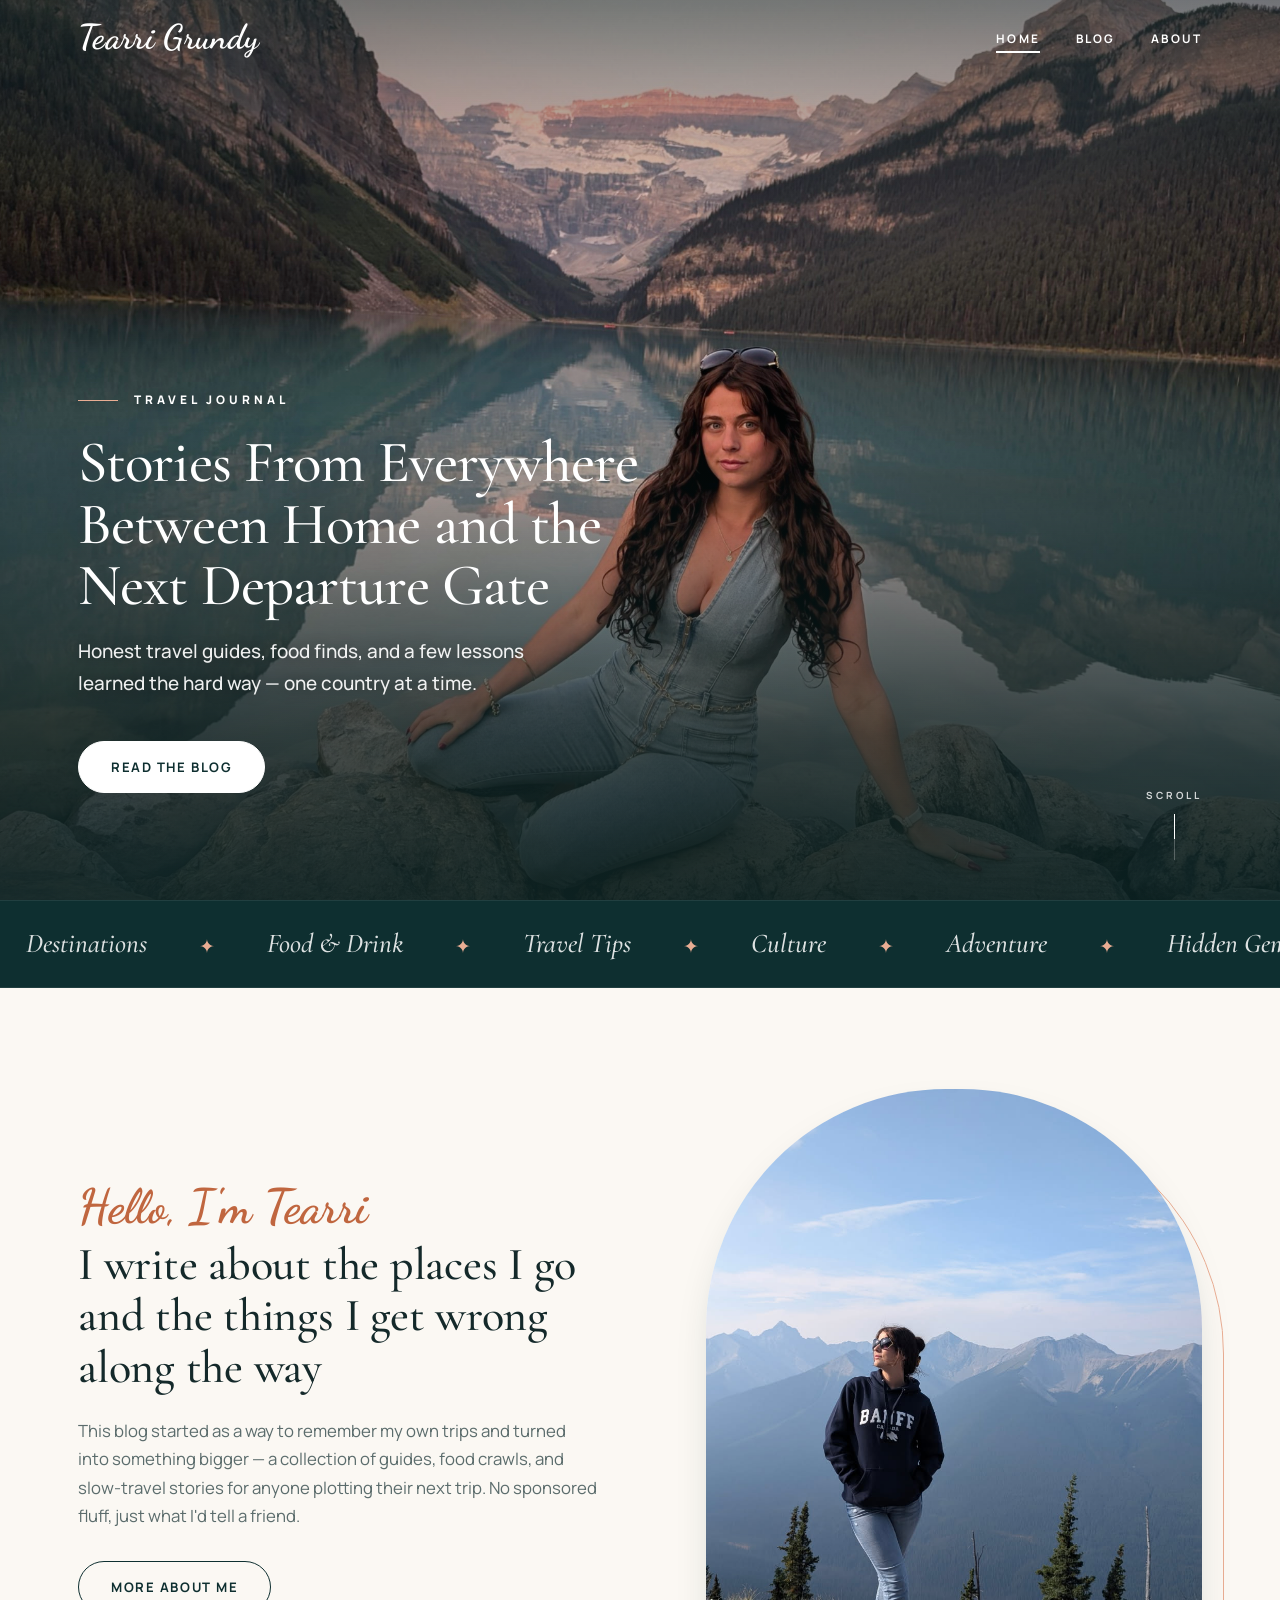
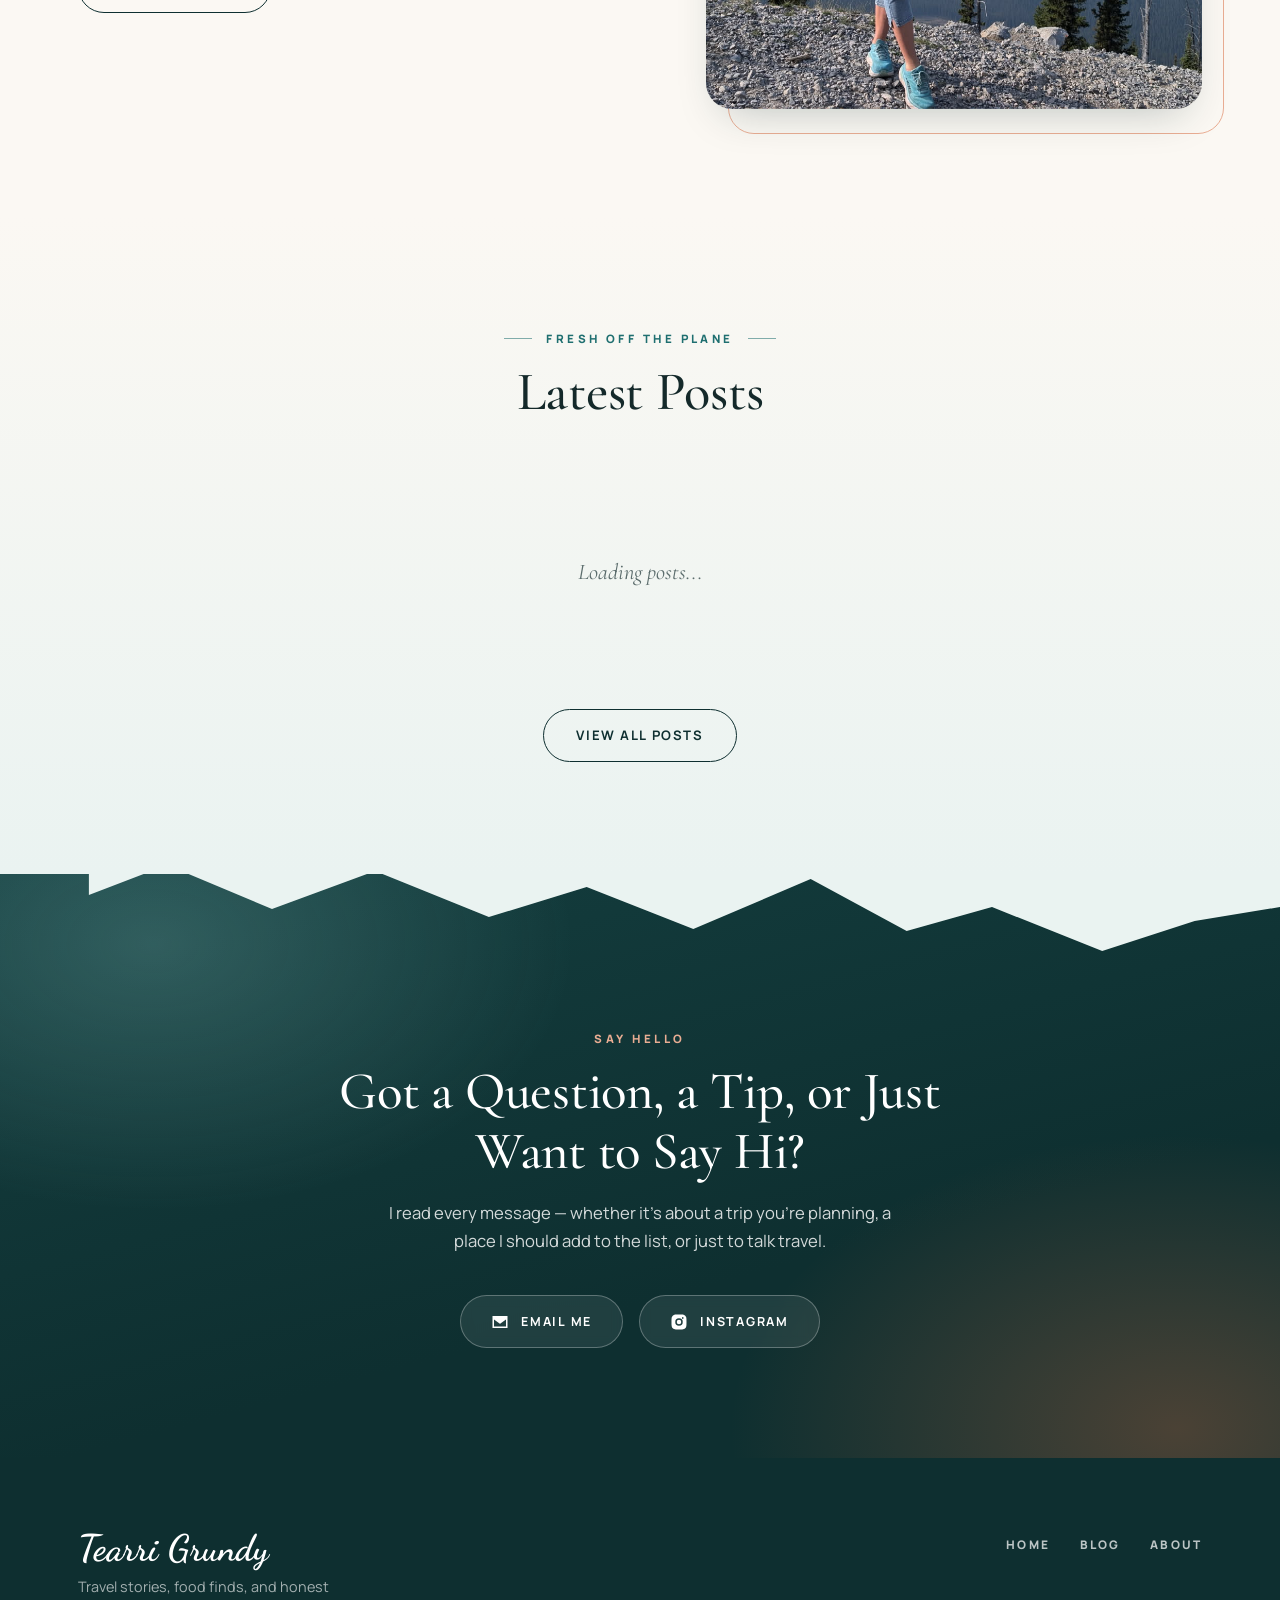
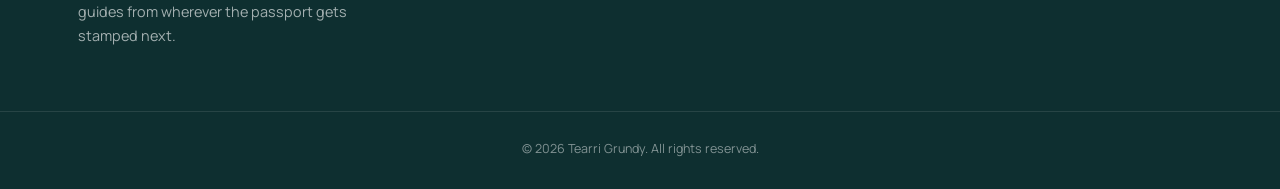
<file: index.html>
<!DOCTYPE html>
<html lang="en">
<head>
<meta charset="UTF-8">
<meta name="viewport" content="width=device-width, initial-scale=1.0">
<title>Tearri Grundy | Travel Blog</title>
<meta name="description" content="Stories, guides, and photos from a life spent chasing the next departure gate.">
<link rel="canonical" href="https://tearrigrundy.com/" id="seoCanonical">
<meta name="theme-color" content="#faf6f0">
<meta property="og:site_name" content="Tearri Grundy">
<meta property="og:type" content="website" id="ogType">
<meta property="og:title" content="Tearri Grundy | Travel Blog" id="ogTitle">
<meta property="og:description" content="Stories, guides, and photos from a life spent chasing the next departure gate." id="ogDesc">
<meta property="og:url" content="https://tearrigrundy.com/" id="ogUrl">
<meta property="og:image" content="https://tearrigrundy.com/images/banner-hero.jpg" id="ogImage">
<meta name="twitter:card" content="summary_large_image">
<meta name="twitter:title" content="Tearri Grundy | Travel Blog" id="twTitle">
<meta name="twitter:description" content="Stories, guides, and photos from a life spent chasing the next departure gate." id="twDesc">
<meta name="twitter:image" content="https://tearrigrundy.com/images/banner-hero.jpg" id="twImage">
<script type="application/ld+json">{"@context": "https://schema.org", "@type": "WebSite", "name": "Tearri Grundy", "url": "https://tearrigrundy.com/", "description": "Travel stories, food finds, and honest guides."}</script>
<script type="application/ld+json">{"@context": "https://schema.org", "@type": "Person", "name": "Tearri Grundy", "url": "https://tearrigrundy.com/about/", "sameAs": ["https://www.instagram.com/tearrigrundy"]}</script>
<link rel="icon" type="image/png" href="/images/favicon.png">
<link rel="apple-touch-icon" href="/images/apple-touch-icon.png">
<link rel="stylesheet" href="/css/style.css">
<script src="/js/theme.js"></script>
</head>
<body class="hero-page">

<header class="site-header">
  <nav class="nav">
    <a href="/" class="nav-logo">Tearri <span>Grundy</span></a>
    <button class="nav-toggle" id="navToggle" aria-label="Toggle menu">
      <span></span><span></span><span></span>
    </button>
    <ul class="nav-links" id="navLinks">
      <li><a href="/" class="active">Home</a></li>
      <li><a href="/blog/">Blog</a></li>
      <li><a href="/about/">About</a></li>
    </ul>
  </nav>
</header>

<section class="hero">
  <div class="hero-bg" data-cms-bg="home.heroImage" style="background-image:url('/images/banner-hero.jpg')"></div>
  <div class="hero-scrim"></div>
  <div class="hero-content">
    <span class="hero-eyebrow" data-cms="home.eyebrow">Travel Journal</span>
    <h1 data-cms="home.title">Stories From Everywhere Between Home and the Next Departure Gate</h1>
    <p data-cms="home.subtitle">Honest travel guides, food finds, and a few lessons learned the hard way — one country at a time.</p>
    <a href="/blog/" class="btn" data-cms="home.cta">Read the Blog</a>
  </div>
  <a class="scroll-cue" href="#intro" aria-label="Scroll down">Scroll<i></i></a>
</section>

<div class="ribbon" aria-hidden="true">
  <div class="ribbon-track">
    <span>Destinations</span><span>Food &amp; Drink</span><span>Travel Tips</span><span>Culture</span><span>Adventure</span><span>Hidden Gems</span><span>Slow Travel</span>
    <span>Destinations</span><span>Food &amp; Drink</span><span>Travel Tips</span><span>Culture</span><span>Adventure</span><span>Hidden Gems</span><span>Slow Travel</span>
  </div>
</div>

<section id="intro">
  <div class="container about-teaser">
    <div class="reveal-left">
      <span class="cursive-greeting" data-cms="home.greeting">Hello, I'm Tearri</span>
      <h2 data-cms="home.introHeading">I write about the places I go and the things I get wrong along the way</h2>
      <p data-cms="home.introText">This blog started as a way to remember my own trips and turned into something bigger — a collection of guides, food crawls, and slow-travel stories for anyone plotting their next trip. No sponsored fluff, just what I'd tell a friend.</p>
      <a href="/about/" class="btn btn-outline" data-cms="home.introButton">More About Me</a>
    </div>
    <div class="img-wrap reveal-right">
      <img data-cms-src="home.introImage" src="/images/Homescreen feature image.JPG" alt="Tearri overlooking the mountains near Banff, Canada">
    </div>
  </div>
</section>

<section id="latest">
  <div class="container">
    <div class="section-heading reveal">
      <span class="eyebrow" data-cms="home.latestEyebrow">Fresh Off the Plane</span>
      <h2 data-cms="home.latestTitle">Latest Posts</h2>
    </div>
    <div class="posts-grid" id="latestPosts">
      <!-- populated by js/home.js -->
    </div>
    <div style="text-align:center;margin-top:48px;">
      <a href="/blog/" class="btn btn-outline">View All Posts</a>
    </div>
  </div>
</section>

<section class="contact-band">
  <div class="container contact-inner reveal">
    <span class="eyebrow" data-cms="contact.eyebrow">Say Hello</span>
    <h2 data-cms="contact.heading">Got a Question, a Tip, or Just Want to Say Hi?</h2>
    <p data-cms="contact.blurb">I read every message — whether it's about a trip you're planning, a place I should add to the list, or just to talk travel.</p>
    <div class="contact-links reveal-group">
      <a href="mailto:admin.tearrigrundy@gmail.com" class="contact-link" data-cms-mailto="contact.email">
        <span class="contact-icon"><svg viewBox="0 0 24 24"><path d="M2 4h20v16H2V4zm2 2.24V6h16v.24l-8 5.99-8-5.99zM4 8.51V18h16V8.51l-7.4 5.54a1 1 0 0 1-1.2 0L4 8.51z"/></svg></span>
        Email Me
      </a>
      <a href="https://www.instagram.com/tearrigrundy" class="contact-link" target="_blank" rel="noopener" data-cms-href="contact.instagram">
        <span class="contact-icon"><svg viewBox="0 0 24 24"><path d="M12 2c2.7 0 3.06.01 4.12.06 1.06.05 1.79.22 2.43.47.66.26 1.21.6 1.76 1.15.55.55.89 1.1 1.15 1.76.25.64.42 1.37.47 2.43.05 1.06.06 1.42.06 4.12s-.01 3.06-.06 4.12c-.05 1.06-.22 1.79-.47 2.43a4.9 4.9 0 0 1-1.15 1.76 4.9 4.9 0 0 1-1.76 1.15c-.64.25-1.37.42-2.43.47-1.06.05-1.42.06-4.12.06s-3.06-.01-4.12-.06c-1.06-.05-1.79-.22-2.43-.47a4.9 4.9 0 0 1-1.76-1.15 4.9 4.9 0 0 1-1.15-1.76c-.25-.64-.42-1.37-.47-2.43C2.01 15.06 2 14.7 2 12s.01-3.06.06-4.12c.05-1.06.22-1.79.47-2.43.26-.66.6-1.21 1.15-1.76A4.9 4.9 0 0 1 5.44 2.53c.64-.25 1.37-.42 2.43-.47C8.94 2.01 9.3 2 12 2zm0 5a5 5 0 1 0 0 10 5 5 0 0 0 0-10zm0 2a3 3 0 1 1 0 6 3 3 0 0 1 0-6zm5.25-3.5a1.17 1.17 0 1 0 0 2.33 1.17 1.17 0 0 0 0-2.33z"/></svg></span>
        Instagram
      </a>
    </div>
  </div>
</section>

<div class="ad-slot" id="adSlotFooter" style="display:none;"></div>

<footer class="site-footer">
  <div class="container footer-inner">
    <div>
      <div class="footer-logo">Tearri Grundy</div>
      <p data-cms="footer.tagline" style="max-width:280px;color:var(--ink-light);font-size:0.9rem;">Travel stories, food finds, and honest guides from wherever the passport gets stamped next.</p>
    </div>
    <ul class="footer-links">
      <li><a href="/">Home</a></li>
      <li><a href="/blog/">Blog</a></li>
      <li><a href="/about/">About</a></li>
    </ul>
  </div>
  <div class="footer-bottom">&copy; <span id="year"></span> Tearri Grundy. All rights reserved.</div>
</footer>

<script src="/js/config.js"></script>
<script src="/js/vendor/supabase-2.116.0.js"></script>
<script src="/js/data.js"></script>
<script src="/js/site-content.js"></script>
<script src="/js/reveal.js"></script>
<script src="/js/ui.js"></script>
<script src="/js/ads.js"></script>
<script src="/js/home.js"></script>
</body>
</html>
</file>
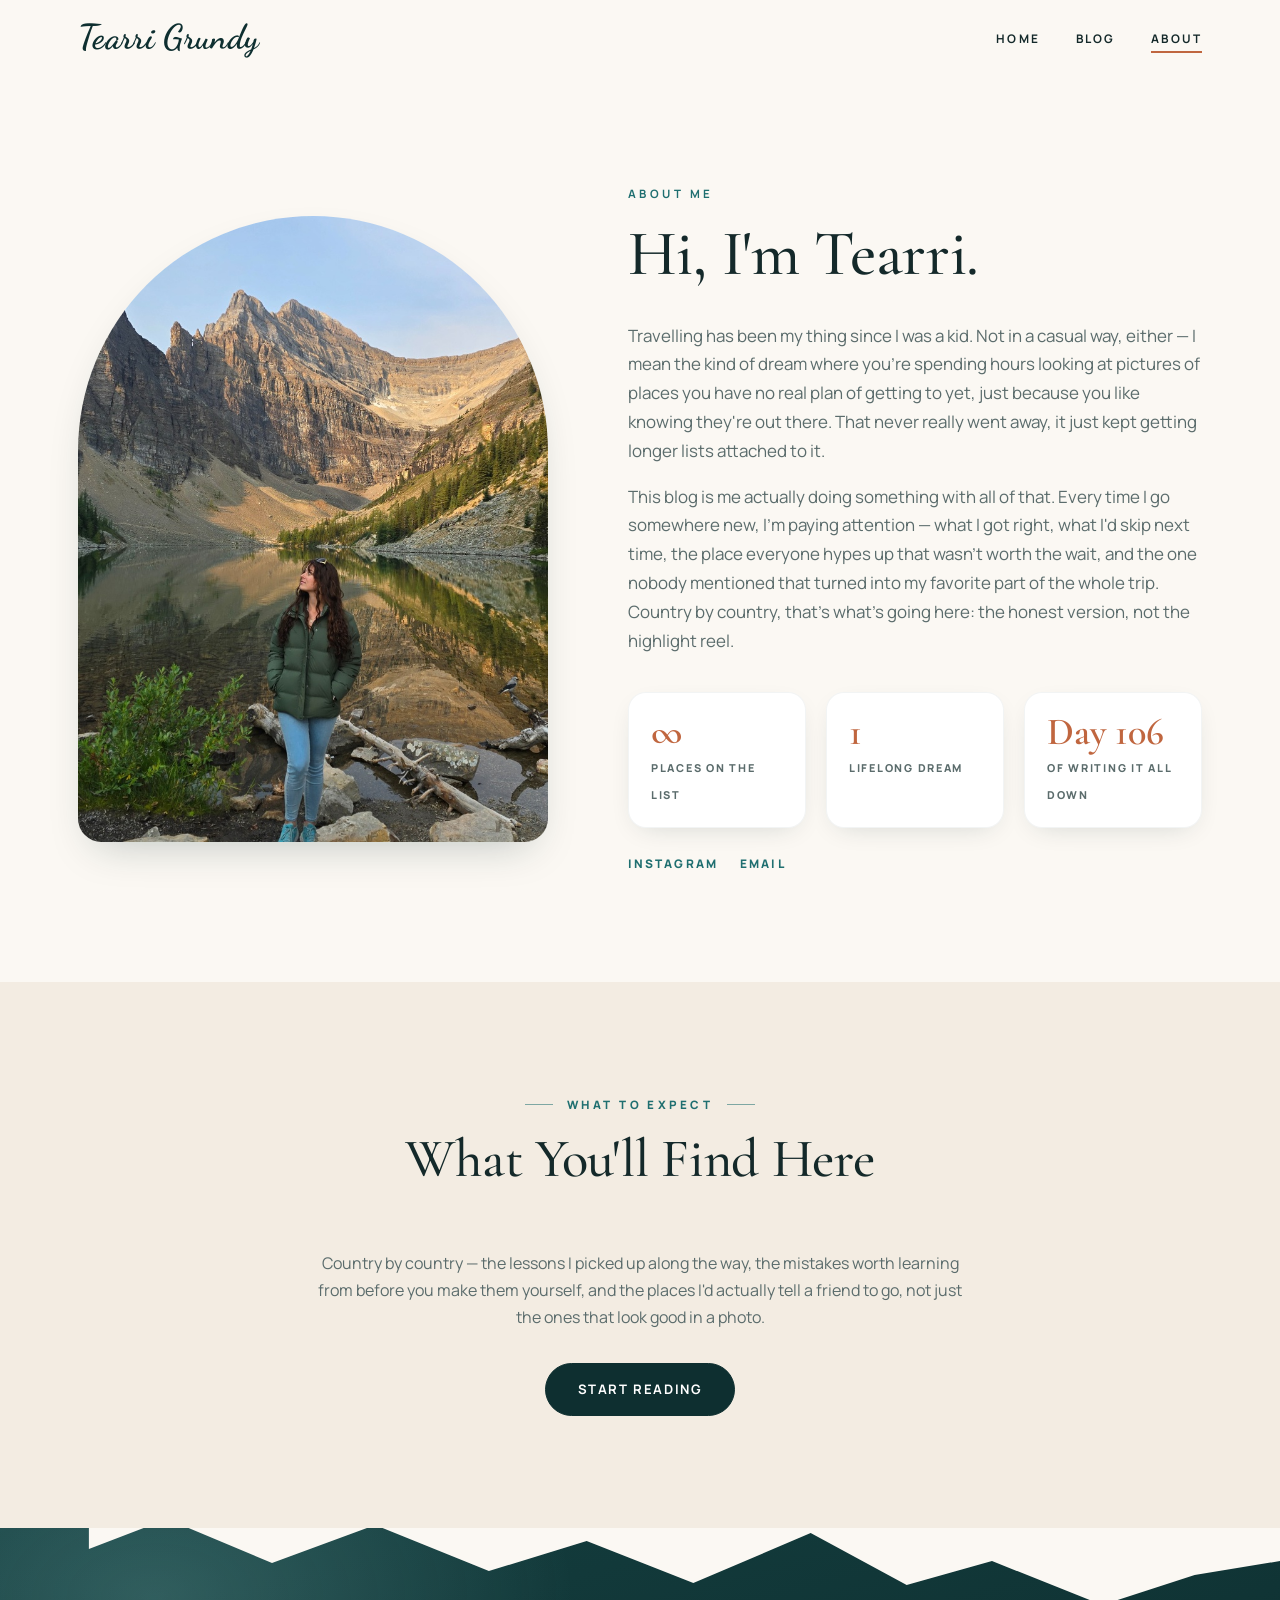
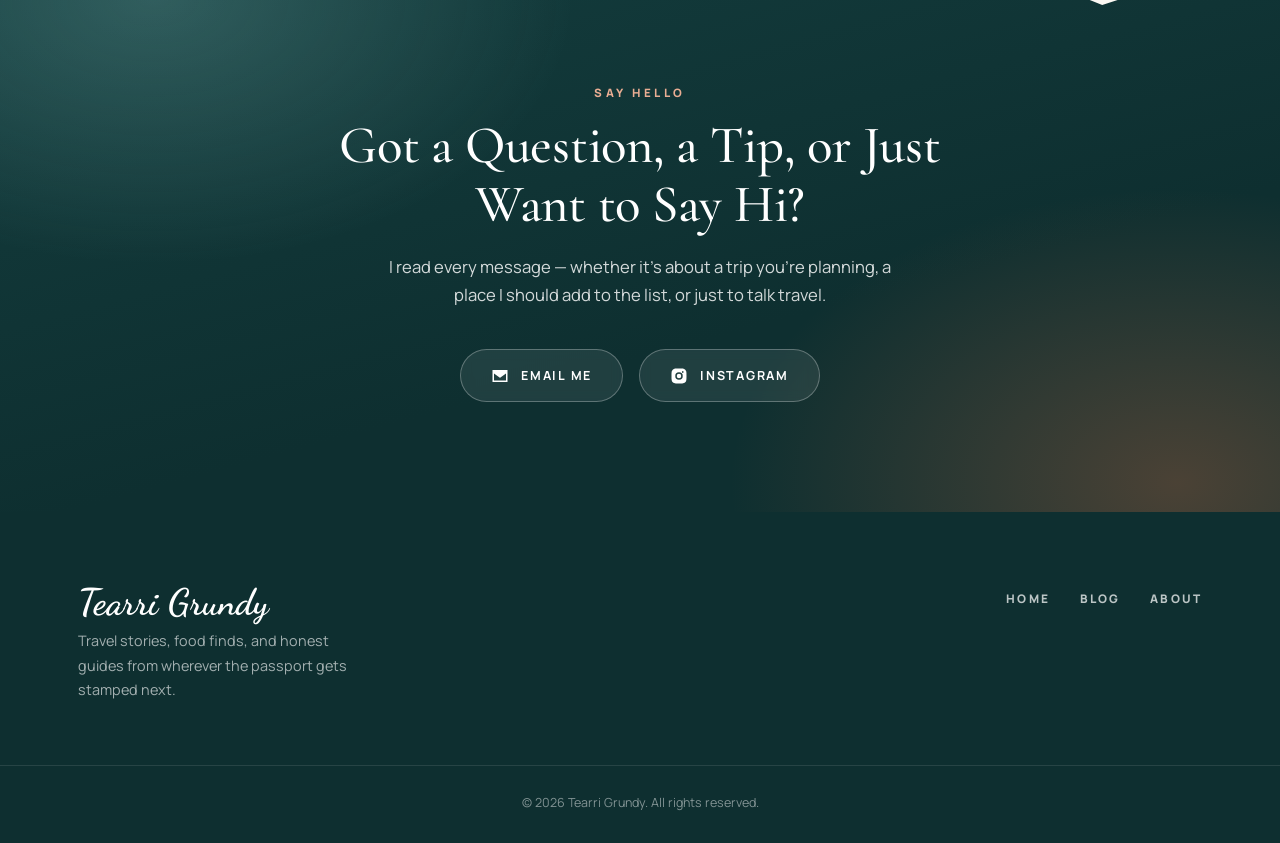
<file: about/index.html>
<!DOCTYPE html>
<html lang="en">
<head>
<meta charset="UTF-8">
<meta name="viewport" content="width=device-width, initial-scale=1.0">
<title>About | Tearri Grundy</title>
<meta name="description" content="A little about the person behind the passport stamps.">
<link rel="canonical" href="https://tearrigrundy.com/about/" id="seoCanonical">
<meta name="theme-color" content="#faf6f0">
<meta property="og:site_name" content="Tearri Grundy">
<meta property="og:type" content="profile" id="ogType">
<meta property="og:title" content="About | Tearri Grundy" id="ogTitle">
<meta property="og:description" content="A little about the person behind the passport stamps." id="ogDesc">
<meta property="og:url" content="https://tearrigrundy.com/about/" id="ogUrl">
<meta property="og:image" content="https://tearrigrundy.com/images/banner-hero.jpg" id="ogImage">
<meta name="twitter:card" content="summary_large_image">
<meta name="twitter:title" content="About | Tearri Grundy" id="twTitle">
<meta name="twitter:description" content="A little about the person behind the passport stamps." id="twDesc">
<meta name="twitter:image" content="https://tearrigrundy.com/images/banner-hero.jpg" id="twImage">
<script type="application/ld+json">{"@context": "https://schema.org", "@type": "ProfilePage", "mainEntity": {"@type": "Person", "name": "Tearri Grundy", "url": "https://tearrigrundy.com/about/", "sameAs": ["https://www.instagram.com/tearrigrundy"]}}</script>
<link rel="icon" type="image/png" href="/images/favicon.png">
<link rel="apple-touch-icon" href="/images/apple-touch-icon.png">
<link rel="stylesheet" href="/css/style.css">
<script src="/js/theme.js"></script>
</head>
<body>

<header class="site-header">
  <nav class="nav">
    <a href="/" class="nav-logo">Tearri <span>Grundy</span></a>
    <button class="nav-toggle" id="navToggle" aria-label="Toggle menu">
      <span></span><span></span><span></span>
    </button>
    <ul class="nav-links" id="navLinks">
      <li><a href="/">Home</a></li>
      <li><a href="/blog/">Blog</a></li>
      <li><a href="/about/" class="active">About</a></li>
    </ul>
  </nav>
</header>

<section>
  <div class="container about-hero">
    <img class="reveal-left" data-cms-src="about.photo" src="/images/About_Me_Profile_Photo.JPG" alt="Portrait of Tearri Grundy">
    <div class="reveal-right">
      <span class="eyebrow-plain" data-cms="about.eyebrow" style="color:var(--teal);">About Me</span>
      <h1 data-cms="about.heading">Hi, I'm Tearri.</h1>
      <p data-cms="about.p1">Travelling has been my thing since I was a kid. Not in a casual way, either — I mean the kind of dream where you're spending hours looking at pictures of places you have no real plan of getting to yet, just because you like knowing they're out there. That never really went away, it just kept getting longer lists attached to it.</p>
      <p data-cms="about.p2">This blog is me actually doing something with all of that. Every time I go somewhere new, I'm paying attention — what I got right, what I'd skip next time, the place everyone hypes up that wasn't worth the wait, and the one nobody mentioned that turned into my favorite part of the whole trip. Country by country, that's what's going here: the honest version, not the highlight reel.</p>
      <div class="stats-row reveal-group">
        <div class="stat"><h3>&infin;</h3><span>Places On The List</span></div>
        <div class="stat"><h3>1</h3><span>Lifelong Dream</span></div>
        <div class="stat"><h3 id="dayCount">Day 1</h3><span>Of Writing It All Down</span></div>
      </div>
      <div class="social-links">
        <a href="https://www.instagram.com/tearrigrundy" target="_blank" rel="noopener" data-cms-href="contact.instagram">Instagram</a>
        <a href="mailto:admin.tearrigrundy@gmail.com" data-cms-mailto="contact.email">Email</a>
      </div>
    </div>
  </div>
</section>

<section style="background:var(--sand);">
  <div class="container reveal" style="max-width:720px;text-align:center;">
    <div class="section-heading">
      <span class="eyebrow" data-cms="about.expectEyebrow">What To Expect</span>
      <h2 data-cms="about.expectHeading">What You'll Find Here</h2>
    </div>
    <p data-cms="about.expectText" style="color:var(--ink-light);">Country by country — the lessons I picked up along the way, the mistakes worth learning from before you make them yourself, and the places I'd actually tell a friend to go, not just the ones that look good in a photo.</p>
    <a href="/blog/" class="btn" style="margin-top:16px;">Start Reading</a>
  </div>
</section>

<section class="contact-band">
  <div class="container contact-inner reveal">
    <span class="eyebrow" data-cms="contact.eyebrow">Say Hello</span>
    <h2 data-cms="contact.heading">Got a Question, a Tip, or Just Want to Say Hi?</h2>
    <p data-cms="contact.blurb">I read every message — whether it's about a trip you're planning, a place I should add to the list, or just to talk travel.</p>
    <div class="contact-links reveal-group">
      <a href="mailto:admin.tearrigrundy@gmail.com" class="contact-link" data-cms-mailto="contact.email">
        <span class="contact-icon"><svg viewBox="0 0 24 24"><path d="M2 4h20v16H2V4zm2 2.24V6h16v.24l-8 5.99-8-5.99zM4 8.51V18h16V8.51l-7.4 5.54a1 1 0 0 1-1.2 0L4 8.51z"/></svg></span>
        Email Me
      </a>
      <a href="https://www.instagram.com/tearrigrundy" class="contact-link" target="_blank" rel="noopener" data-cms-href="contact.instagram">
        <span class="contact-icon"><svg viewBox="0 0 24 24"><path d="M12 2c2.7 0 3.06.01 4.12.06 1.06.05 1.79.22 2.43.47.66.26 1.21.6 1.76 1.15.55.55.89 1.1 1.15 1.76.25.64.42 1.37.47 2.43.05 1.06.06 1.42.06 4.12s-.01 3.06-.06 4.12c-.05 1.06-.22 1.79-.47 2.43a4.9 4.9 0 0 1-1.15 1.76 4.9 4.9 0 0 1-1.76 1.15c-.64.25-1.37.42-2.43.47-1.06.05-1.42.06-4.12.06s-3.06-.01-4.12-.06c-1.06-.05-1.79-.22-2.43-.47a4.9 4.9 0 0 1-1.76-1.15 4.9 4.9 0 0 1-1.15-1.76c-.25-.64-.42-1.37-.47-2.43C2.01 15.06 2 14.7 2 12s.01-3.06.06-4.12c.05-1.06.22-1.79.47-2.43.26-.66.6-1.21 1.15-1.76A4.9 4.9 0 0 1 5.44 2.53c.64-.25 1.37-.42 2.43-.47C8.94 2.01 9.3 2 12 2zm0 5a5 5 0 1 0 0 10 5 5 0 0 0 0-10zm0 2a3 3 0 1 1 0 6 3 3 0 0 1 0-6zm5.25-3.5a1.17 1.17 0 1 0 0 2.33 1.17 1.17 0 0 0 0-2.33z"/></svg></span>
        Instagram
      </a>
    </div>
  </div>
</section>

<div class="ad-slot" id="adSlotFooter" style="display:none;"></div>

<footer class="site-footer">
  <div class="container footer-inner">
    <div>
      <div class="footer-logo">Tearri Grundy</div>
      <p data-cms="footer.tagline" style="max-width:280px;color:var(--ink-light);font-size:0.9rem;">Travel stories, food finds, and honest guides from wherever the passport gets stamped next.</p>
    </div>
    <ul class="footer-links">
      <li><a href="/">Home</a></li>
      <li><a href="/blog/">Blog</a></li>
      <li><a href="/about/">About</a></li>
    </ul>
  </div>
  <div class="footer-bottom">&copy; <span id="year"></span> Tearri Grundy. All rights reserved.</div>
</footer>

<script src="/js/config.js"></script>
<script src="/js/vendor/supabase-2.116.0.js"></script>
<script src="/js/data.js"></script>
<script src="/js/site-content.js"></script>
<script src="/js/reveal.js"></script>
<script src="/js/ui.js"></script>
<script src="/js/ads.js"></script>
<script src="/js/about.js"></script>
</body>
</html>
</file>
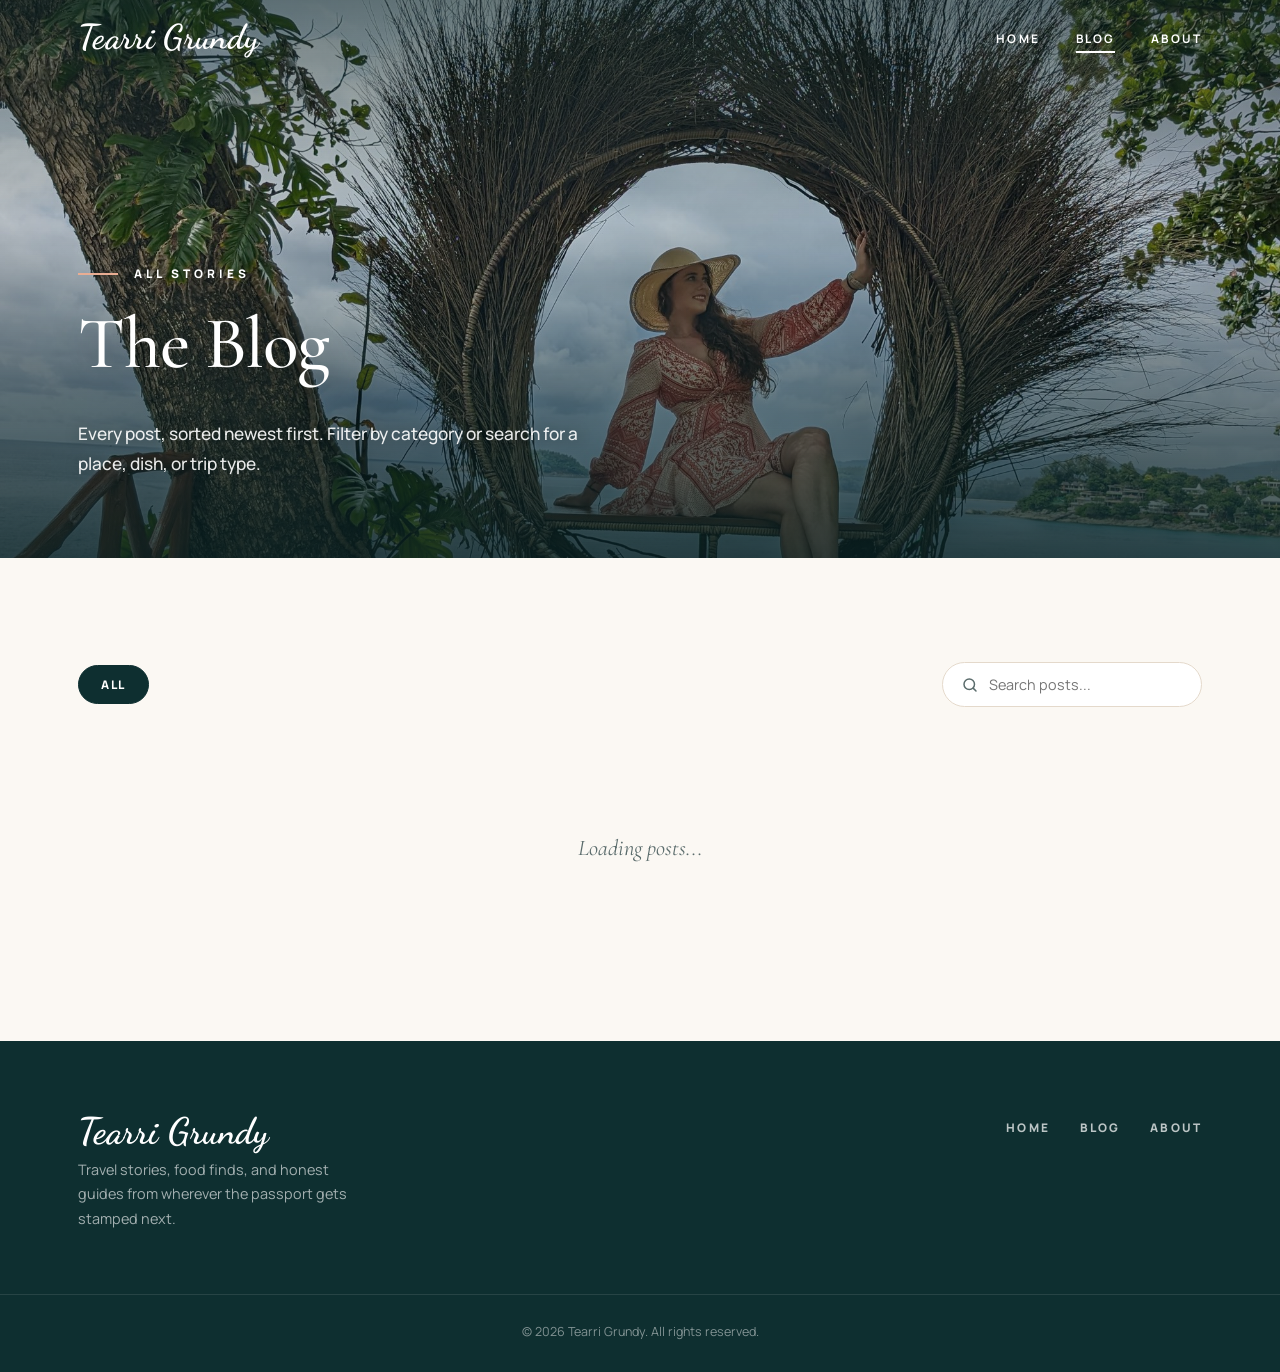
<file: blog/index.html>
<!DOCTYPE html>
<html lang="en">
<head>
<meta charset="UTF-8">
<meta name="viewport" content="width=device-width, initial-scale=1.0">
<title>Blog | Tearri Grundy</title>
<meta name="description" content="All travel stories and guides, filterable by category.">
<link rel="canonical" href="https://tearrigrundy.com/blog/" id="seoCanonical">
<meta name="theme-color" content="#faf6f0">
<meta property="og:site_name" content="Tearri Grundy">
<meta property="og:type" content="website" id="ogType">
<meta property="og:title" content="Blog | Tearri Grundy" id="ogTitle">
<meta property="og:description" content="All travel stories and guides, filterable by category." id="ogDesc">
<meta property="og:url" content="https://tearrigrundy.com/blog/" id="ogUrl">
<meta property="og:image" content="https://tearrigrundy.com/images/banner-hero.jpg" id="ogImage">
<meta name="twitter:card" content="summary_large_image">
<meta name="twitter:title" content="Blog | Tearri Grundy" id="twTitle">
<meta name="twitter:description" content="All travel stories and guides, filterable by category." id="twDesc">
<meta name="twitter:image" content="https://tearrigrundy.com/images/banner-hero.jpg" id="twImage">
<script type="application/ld+json">{"@context": "https://schema.org", "@type": "Blog", "name": "Tearri Grundy — The Blog", "url": "https://tearrigrundy.com/blog/", "author": {"@type": "Person", "name": "Tearri Grundy"}}</script>
<link rel="icon" type="image/png" href="/images/favicon.png">
<link rel="apple-touch-icon" href="/images/apple-touch-icon.png">
<link rel="stylesheet" href="/css/style.css">
<script src="/js/theme.js"></script>
</head>
<body class="hero-page">

<header class="site-header">
  <nav class="nav">
    <a href="/" class="nav-logo">Tearri <span>Grundy</span></a>
    <button class="nav-toggle" id="navToggle" aria-label="Toggle menu">
      <span></span><span></span><span></span>
    </button>
    <ul class="nav-links" id="navLinks">
      <li><a href="/">Home</a></li>
      <li><a href="/blog/" class="active">Blog</a></li>
      <li><a href="/about/">About</a></li>
    </ul>
  </nav>
</header>

<section class="blog-hero">
  <div class="blog-hero-bg" data-cms-bg="blog.banner" style="background-image:url('/images/blog-banner.jpg')"></div>
  <div class="blog-hero-scrim"></div>
  <div class="blog-hero-content">
    <span class="hero-eyebrow" data-cms="blog.eyebrow">All Stories</span>
    <h1 data-cms="blog.title">The Blog</h1>
    <p data-cms="blog.subtitle">Every post, sorted newest first. Filter by category or search for a place, dish, or trip type.</p>
  </div>
</section>

<section>
  <div class="container">
    <div class="filter-bar reveal">
      <div class="filter-tags" id="filterTags">
        <button class="filter-tag active" data-category="all">All</button>
        <!-- more categories injected by js/blog.js -->
      </div>
      <input type="text" class="search-input" id="searchInput" placeholder="Search posts...">
    </div>

    <div class="posts-grid" id="postsGrid">
      <!-- populated by js/blog.js -->
    </div>
  </div>
</section>

<div class="ad-slot" id="adSlotFooter" style="display:none;"></div>

<footer class="site-footer">
  <div class="container footer-inner">
    <div>
      <div class="footer-logo">Tearri Grundy</div>
      <p data-cms="footer.tagline" style="max-width:280px;color:var(--ink-light);font-size:0.9rem;">Travel stories, food finds, and honest guides from wherever the passport gets stamped next.</p>
    </div>
    <ul class="footer-links">
      <li><a href="/">Home</a></li>
      <li><a href="/blog/">Blog</a></li>
      <li><a href="/about/">About</a></li>
    </ul>
  </div>
  <div class="footer-bottom">&copy; <span id="year"></span> Tearri Grundy. All rights reserved.</div>
</footer>

<script src="/js/config.js"></script>
<script src="/js/vendor/supabase-2.116.0.js"></script>
<script src="/js/data.js"></script>
<script src="/js/site-content.js"></script>
<script src="/js/reveal.js"></script>
<script src="/js/ui.js"></script>
<script src="/js/ads.js"></script>
<script src="/js/blog.js"></script>
</body>
</html>
</file>
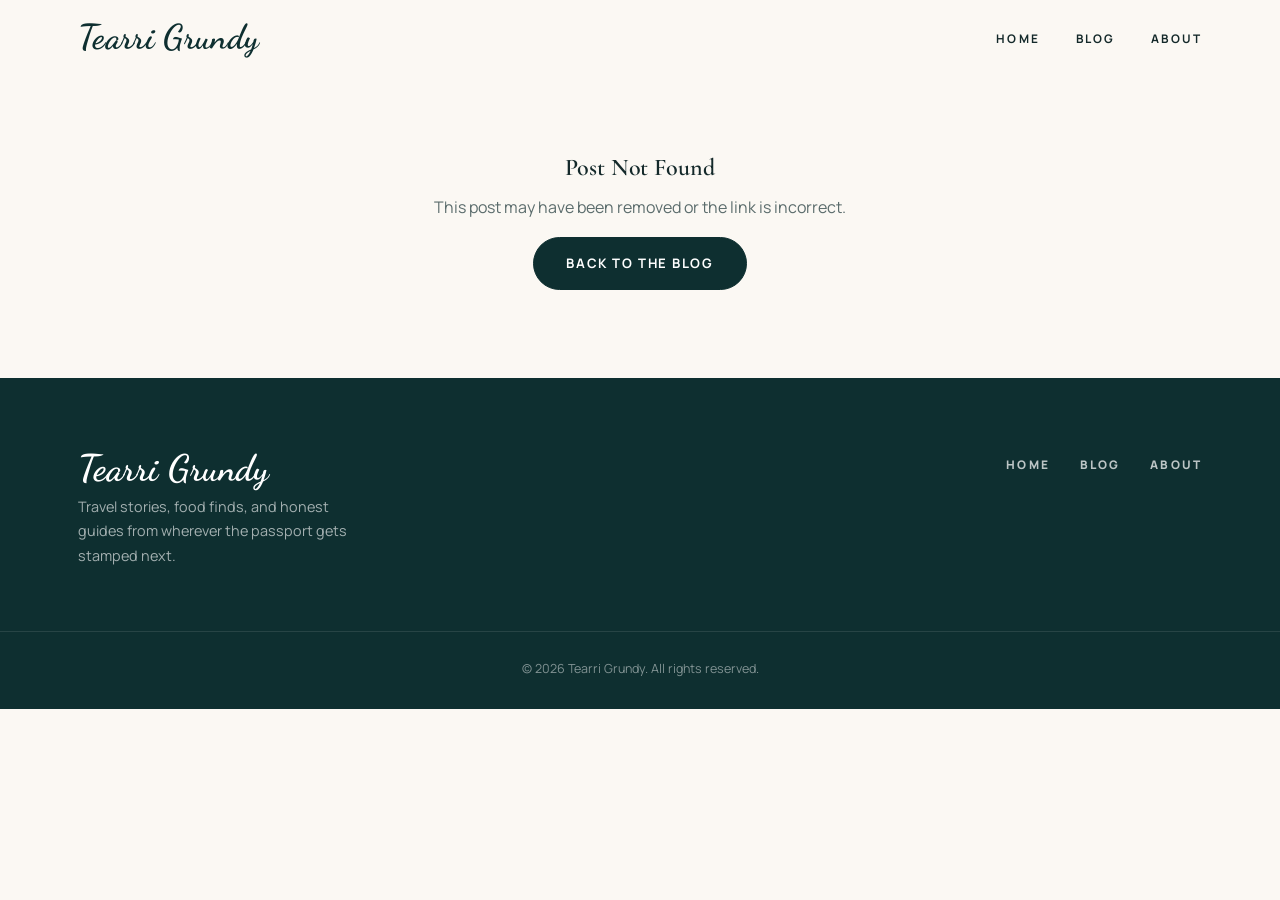
<file: post/index.html>
<!DOCTYPE html>
<html lang="en">
<head>
<meta charset="UTF-8">
<meta name="viewport" content="width=device-width, initial-scale=1.0">
<title id="pageTitle">Post | Tearri Grundy</title>
<meta name="description" content="A travel story from Tearri Grundy." id="seoDesc">
<link rel="canonical" href="https://tearrigrundy.com/post/" id="seoCanonical">
<meta name="theme-color" content="#faf6f0">
<meta property="og:site_name" content="Tearri Grundy">
<meta property="og:type" content="article" id="ogType">
<meta property="og:title" content="Post | Tearri Grundy" id="ogTitle">
<meta property="og:description" content="A travel story from Tearri Grundy." id="ogDesc">
<meta property="og:url" content="https://tearrigrundy.com/post/" id="ogUrl">
<meta property="og:image" content="https://tearrigrundy.com/images/banner-hero.jpg" id="ogImage">
<meta name="twitter:card" content="summary_large_image">
<meta name="twitter:title" content="Post | Tearri Grundy" id="twTitle">
<meta name="twitter:description" content="A travel story from Tearri Grundy." id="twDesc">
<meta name="twitter:image" content="https://tearrigrundy.com/images/banner-hero.jpg" id="twImage">
<link rel="icon" type="image/png" href="/images/favicon.png">
<link rel="apple-touch-icon" href="/images/apple-touch-icon.png">
<link rel="stylesheet" href="/css/style.css">
<script src="/js/theme.js"></script>
</head>
<body>
<div class="read-progress" id="readProgress"></div>

<header class="site-header">
  <nav class="nav">
    <a href="/" class="nav-logo">Tearri <span>Grundy</span></a>
    <button class="nav-toggle" id="navToggle" aria-label="Toggle menu">
      <span></span><span></span><span></span>
    </button>
    <ul class="nav-links" id="navLinks">
      <li><a href="/">Home</a></li>
      <li><a href="/blog/">Blog</a></li>
      <li><a href="/about/">About</a></li>
    </ul>
  </nav>
</header>

<article id="postContainer">
  <!-- populated by js/post.js -->
</article>

<section id="relatedSection" style="display:none;">
  <div class="container">
    <div class="section-heading">
      <span class="eyebrow">Keep Reading</span>
      <h2>More Like This</h2>
    </div>
    <div class="posts-grid" id="relatedPosts"></div>
  </div>
</section>

<div class="ad-slot" id="adSlotFooter" style="display:none;"></div>

<footer class="site-footer">
  <div class="container footer-inner">
    <div>
      <div class="footer-logo">Tearri Grundy</div>
      <p data-cms="footer.tagline" style="max-width:280px;color:var(--ink-light);font-size:0.9rem;">Travel stories, food finds, and honest guides from wherever the passport gets stamped next.</p>
    </div>
    <ul class="footer-links">
      <li><a href="/">Home</a></li>
      <li><a href="/blog/">Blog</a></li>
      <li><a href="/about/">About</a></li>
    </ul>
  </div>
  <div class="footer-bottom">&copy; <span id="year"></span> Tearri Grundy. All rights reserved.</div>
</footer>

<script src="/js/config.js"></script>
<script src="/js/vendor/supabase-2.116.0.js"></script>
<script src="/js/data.js"></script>
<script src="/js/site-content.js"></script>
<script src="/js/reveal.js"></script>
<script src="/js/ui.js"></script>
<script src="/js/ads.js"></script>
<script src="/js/post.js"></script>
</body>
</html>
</file>
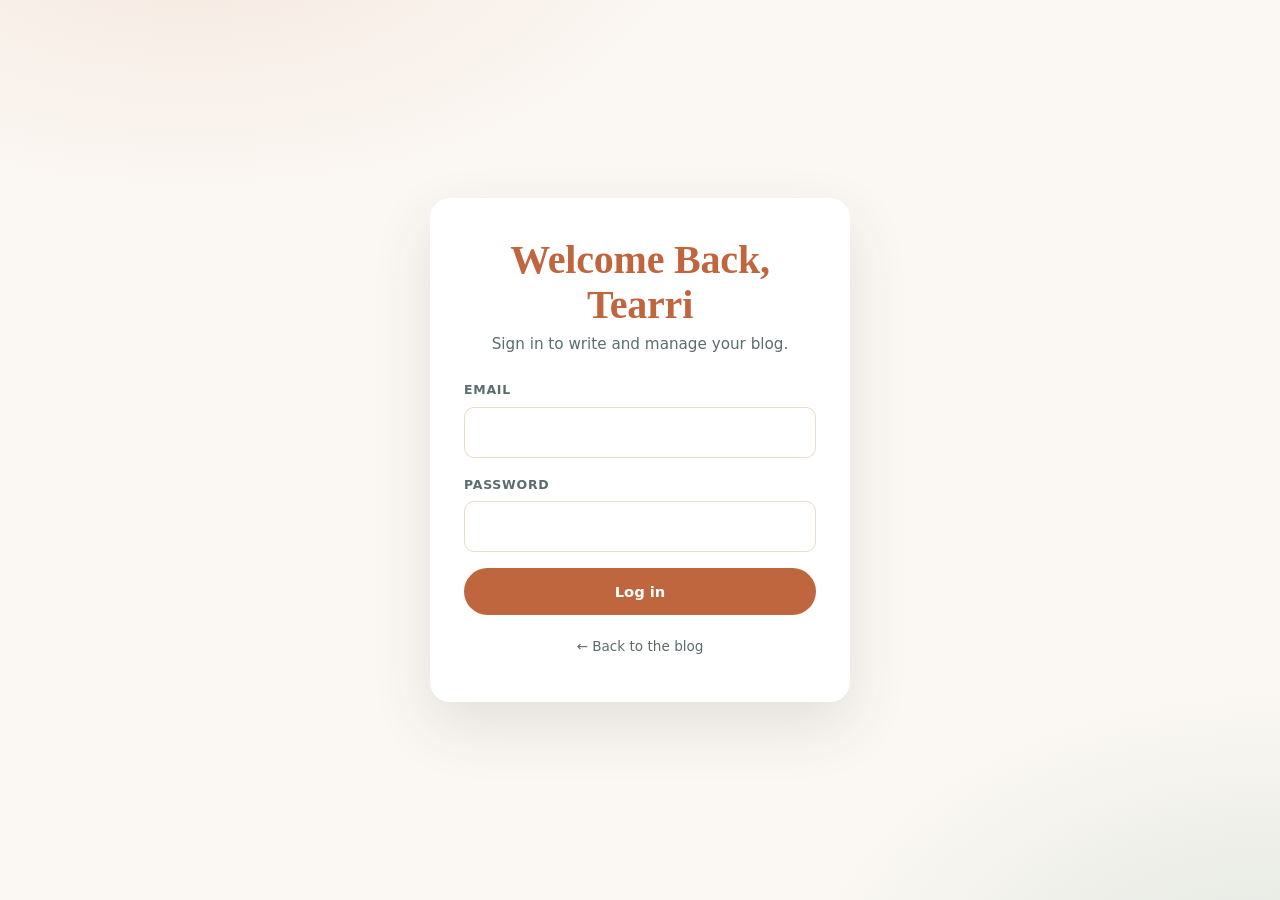
<file: admin/dashboard/index.html>
<!DOCTYPE html>
<html lang="en">
<head>
<meta charset="UTF-8">
<meta name="viewport" content="width=device-width, initial-scale=1.0">
<meta name="robots" content="noindex, nofollow">
<meta http-equiv="Content-Security-Policy" content="default-src 'self'; script-src 'self'; style-src 'self' 'unsafe-inline' https://fonts.googleapis.com; font-src https://fonts.gstatic.com; img-src 'self' data: blob: https://cbadidkhyepefebjnvsl.supabase.co; connect-src 'self' https://cbadidkhyepefebjnvsl.supabase.co; frame-src 'self'; object-src 'none'; base-uri 'self'; form-action 'self'">
<title>Dashboard | Tearri Grundy</title>
<link rel="icon" type="image/png" href="/images/favicon.png">
<link rel="apple-touch-icon" href="/images/apple-touch-icon.png">
<link rel="stylesheet" href="/css/style.css">
<link rel="stylesheet" href="/css/admin.css">
<script src="/js/admin-guard.js"></script>
</head>
<body class="admin">

<div class="a-shell hidden" id="shell">
  <header class="a-top">
    <a class="a-brand" href="#home">Tearri Grundy</a>
    <button class="a-icon a-burger" id="burger" aria-label="Menu" aria-expanded="false">
      <svg width="24" height="24" viewBox="0 0 24 24" fill="none" stroke="currentColor" stroke-width="2" stroke-linecap="round"><path d="M4 7h16M4 12h16M4 17h16"/></svg>
    </button>
  </header>
  <div class="a-scrim" id="scrim"></div>

  <aside class="a-side" id="side">
    <a class="a-brand" href="#home">Tearri Grundy<small>Blog dashboard</small></a>
    <nav class="a-nav" id="nav">
      <a href="#home" data-nav="home"><svg viewBox="0 0 24 24"><path d="M3 11l9-8 9 8"/><path d="M5 10v10h14V10"/></svg>Overview</a>
      <a href="#posts" data-nav="posts"><svg viewBox="0 0 24 24"><path d="M5 4h14v16H5z"/><path d="M9 9h6M9 13h6M9 17h3"/></svg>Posts<span class="badge" id="postsBadge"></span></a>
      <a href="#post/new" data-nav="post"><svg viewBox="0 0 24 24"><path d="M12 20h9"/><path d="M16.5 3.5a2.1 2.1 0 013 3L7 19l-4 1 1-4z"/></svg>Write a post</a>
      <a href="#site" data-nav="site"><svg viewBox="0 0 24 24"><rect x="3" y="4" width="18" height="14" rx="2"/><path d="M8 21h8M12 18v3"/></svg>Homepage &amp; About</a>
      <a href="#appearance" data-nav="appearance"><svg viewBox="0 0 24 24"><path d="M12 3a9 9 0 100 18c1.1 0 1.8-.8 1.8-1.7 0-.5-.2-.8-.5-1.2-.3-.4-.5-.7-.5-1.2 0-.9.8-1.7 1.7-1.7H16a5 5 0 005-5c0-4-4-7.2-9-7.2z"/><circle cx="7.5" cy="11" r="1"/><circle cx="10" cy="7.5" r="1"/><circle cx="14.5" cy="7.5" r="1"/></svg>Appearance</a>
      <a href="#earnings" data-nav="earnings"><svg viewBox="0 0 24 24"><circle cx="12" cy="12" r="9"/><path d="M14.5 9.2c-.4-.8-1.3-1.2-2.5-1.2-1.5 0-2.5.7-2.5 1.8 0 2.6 5 1.2 5 3.9 0 1.1-1.1 1.8-2.6 1.8-1.3 0-2.3-.5-2.7-1.4M12 6.5V8M12 16v1.5"/></svg>Earnings</a>
      <a href="#categories" data-nav="categories"><svg viewBox="0 0 24 24"><path d="M20 12l-8 8-9-9V3h8z"/><circle cx="7.5" cy="7.5" r="1.2"/></svg>Categories</a>
      <a href="#security" data-nav="security"><svg viewBox="0 0 24 24"><path d="M12 3l8 3v6c0 5-3.5 8-8 9-4.5-1-8-4-8-9V6z"/></svg>Security</a>
    </nav>
    <div class="a-side-foot">
      <div class="who" id="who"></div>
      <div class="timer">Signs out after <span id="idleMins">5</span> min of no activity.</div>
      <div class="a-actions">
        <a class="a-btn ghost sm" href="/" target="_blank" rel="noopener">View site</a>
        <button class="a-btn ghost sm" id="logoutBtn">Sign out</button>
      </div>
    </div>
  </aside>

  <main class="a-main" id="view" tabindex="-1"></main>
  <div class="a-savebar" id="savebar"></div>
</div>

<!-- Password re-check -->
<div class="a-overlay" id="pwModal" role="dialog" aria-modal="true" aria-labelledby="pwTitle">
  <form class="a-modal" id="pwForm" autocomplete="off">
    <h3 id="pwTitle">Confirm it's you</h3>
    <p id="pwMsg">Enter your password to continue.</p>
    <div class="a-err" id="pwErr" role="alert"></div>
    <div class="a-field"><input type="password" id="pwInput" autocomplete="current-password" placeholder="Your password" aria-label="Password"></div>
    <div class="btns">
      <button type="button" class="a-btn ghost" id="pwCancel">Cancel</button>
      <button type="submit" class="a-btn" id="pwOk">Confirm</button>
    </div>
  </form>
</div>

<!-- Generic confirm -->
<div class="a-overlay" id="askModal" role="dialog" aria-modal="true" aria-labelledby="askTitle">
  <div class="a-modal">
    <h3 id="askTitle"></h3>
    <p id="askText"></p>
    <div class="btns">
      <button type="button" class="a-btn ghost" id="askNo">Cancel</button>
      <button type="button" class="a-btn" id="askYes">OK</button>
    </div>
  </div>
</div>

<!-- Add a link -->
<div class="a-overlay" id="linkModal" role="dialog" aria-modal="true" aria-labelledby="linkTitle">
  <form class="a-modal" id="linkForm" autocomplete="off">
    <h3 id="linkTitle">Add a link</h3>
    <p>Turn words in your post into a link, for example a hotel on Booking.com.</p>
    <div class="a-err" id="linkErr" role="alert"></div>
    <div class="a-field"><label for="linkText">Words to show</label><input id="linkText" maxlength="200"></div>
    <div class="a-field"><label for="linkUrl">Web address</label><input id="linkUrl" placeholder="https://www.booking.com/hotel/…" inputmode="url" spellcheck="false"></div>
    <div class="btns"><button type="button" class="a-btn ghost" id="linkCancel">Cancel</button><button type="submit" class="a-btn">Add link</button></div>
  </form>
</div>

<div class="a-toasts" id="toasts" aria-live="polite"></div>

<script src="/js/config.js"></script>
<script src="/js/vendor/supabase-2.116.0.js"></script>
<script src="/js/site-defaults.js"></script>
<script src="/js/cms.js"></script>
<script src="/js/admin-dashboard.js"></script>
<script src="/js/admin-paste.js"></script>
<script src="/js/admin-editor.js"></script>
<script src="/js/admin-site.js"></script>
<script src="/js/admin-earnings.js"></script>
<script src="/js/theme.js"></script>
<script src="/js/admin-appearance.js"></script>
<script src="/js/admin-boot.js"></script>
</body>
</html>
</file>
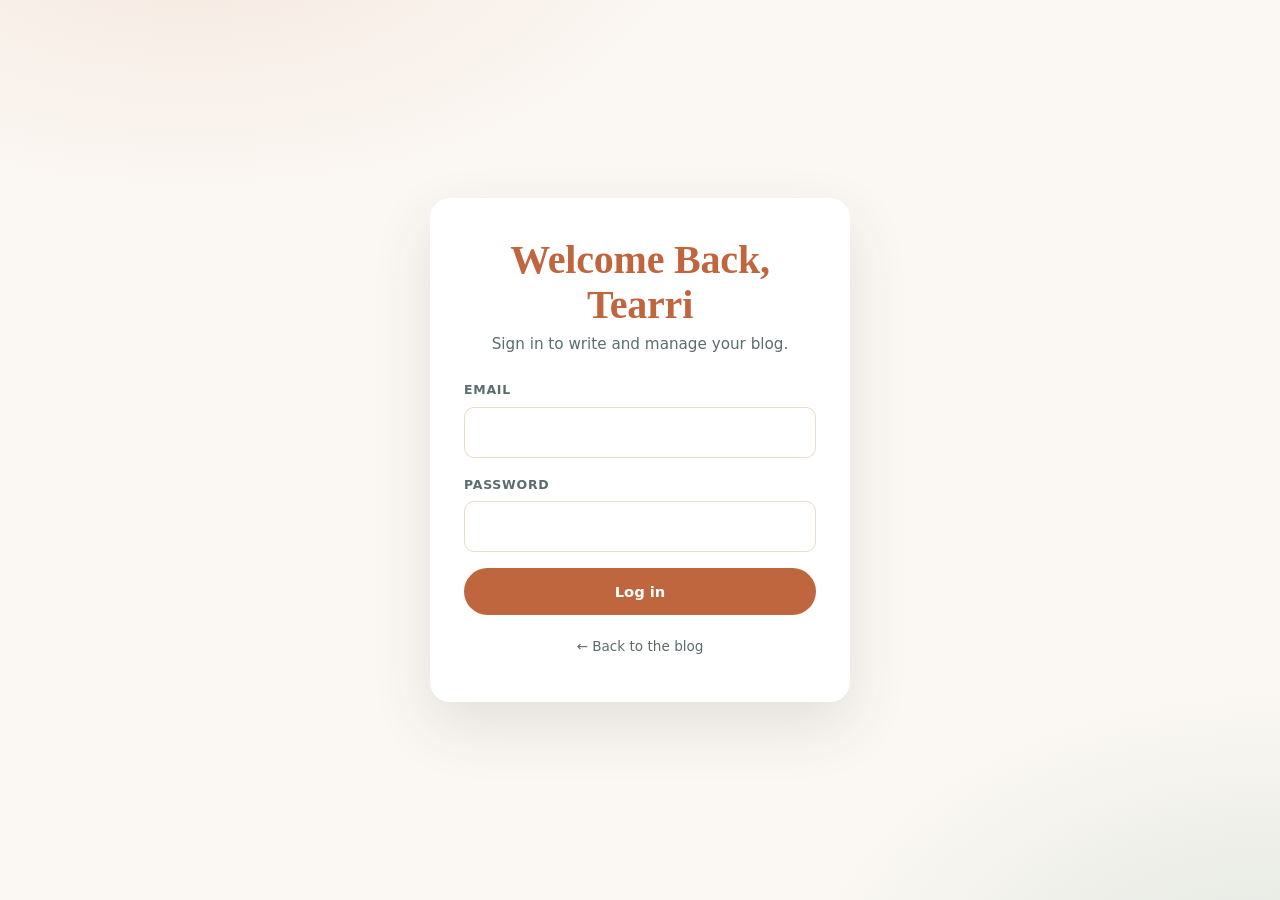
<file: admin/login/index.html>
<!DOCTYPE html>
<html lang="en">
<head>
<meta charset="UTF-8">
<meta name="viewport" content="width=device-width, initial-scale=1.0">
<meta name="robots" content="noindex, nofollow">
<meta http-equiv="Content-Security-Policy" content="default-src 'self'; script-src 'self' https://challenges.cloudflare.com; style-src 'self' 'unsafe-inline' https://fonts.googleapis.com; font-src https://fonts.gstatic.com; img-src 'self' data: blob:; connect-src 'self' https://cbadidkhyepefebjnvsl.supabase.co; frame-src https://challenges.cloudflare.com; object-src 'none'; base-uri 'self'; form-action 'self'">
<title>Admin Login | Tearri Grundy</title>
<link rel="icon" type="image/png" href="/images/favicon.png">
<link rel="apple-touch-icon" href="/images/apple-touch-icon.png">
<link rel="stylesheet" href="/css/style.css">
<link rel="stylesheet" href="/css/admin.css">
<script src="/js/admin-guard.js"></script>
</head>
<body class="admin">
<main class="a-auth">
  <div class="a-auth-card">
    <h1 id="loginTitle">Welcome Back, Tearri</h1>
    <p class="sub" id="loginSub">Sign in to write and manage your blog.</p>
    <div class="a-err" id="loginError" role="alert"></div>

    <!-- Step 1: email + password -->
    <form class="a-step on" id="stepLogin" autocomplete="on">
      <div class="a-note hidden" id="demoNote"></div>
      <div class="a-field"><label for="email">Email</label><input type="email" id="email" required autocomplete="username"></div>
      <div class="a-field"><label for="password">Password</label><input type="password" id="password" required autocomplete="current-password"></div>
      <div id="captchaBox" class="a-field hidden"></div>
      <button class="a-btn full" type="submit">Log in</button>
    </form>

    <!-- Step 2: authenticator code -->
    <form class="a-step" id="stepCode" autocomplete="off">
      <div class="a-field"><label for="code">6-digit code from your authenticator app</label>
        <input class="a-code" id="code" inputmode="numeric" pattern="[0-9]*" maxlength="6" autocomplete="one-time-code" required></div>
      <button class="a-btn full" type="submit">Verify</button>
      <p style="text-align:center;margin:10px 0 0"><button type="button" class="a-link" data-back>&larr; Use a different account</button></p>
    </form>

    <!-- Step 3: first-time authenticator set-up -->
    <form class="a-step" id="stepEnroll" autocomplete="off">
      <div class="a-note">One-time set-up: scan this with an authenticator app (Google Authenticator, 1Password, Authy…), then type the 6-digit code it shows.</div>
      <img class="a-qr" id="qr" alt="QR code for your authenticator app">
      <p class="hint" style="text-align:center">Can't scan? Enter this key instead:</p>
      <div class="a-secret" id="secret"></div>
      <div class="a-field" style="margin-top:16px"><label for="enrolCode">6-digit code</label>
        <input class="a-code" id="enrolCode" inputmode="numeric" pattern="[0-9]*" maxlength="6" autocomplete="one-time-code" required></div>
      <button class="a-btn full" type="submit">Finish set-up</button>
    </form>

    <p class="a-auth-foot"><a href="/">&larr; Back to the blog</a></p>
  </div>
</main>
<script src="/js/config.js"></script>
<script src="/js/vendor/supabase-2.116.0.js"></script>
<script src="/js/cms.js"></script>
<script src="/js/admin-login.js"></script>
</body>
</html>
</file>
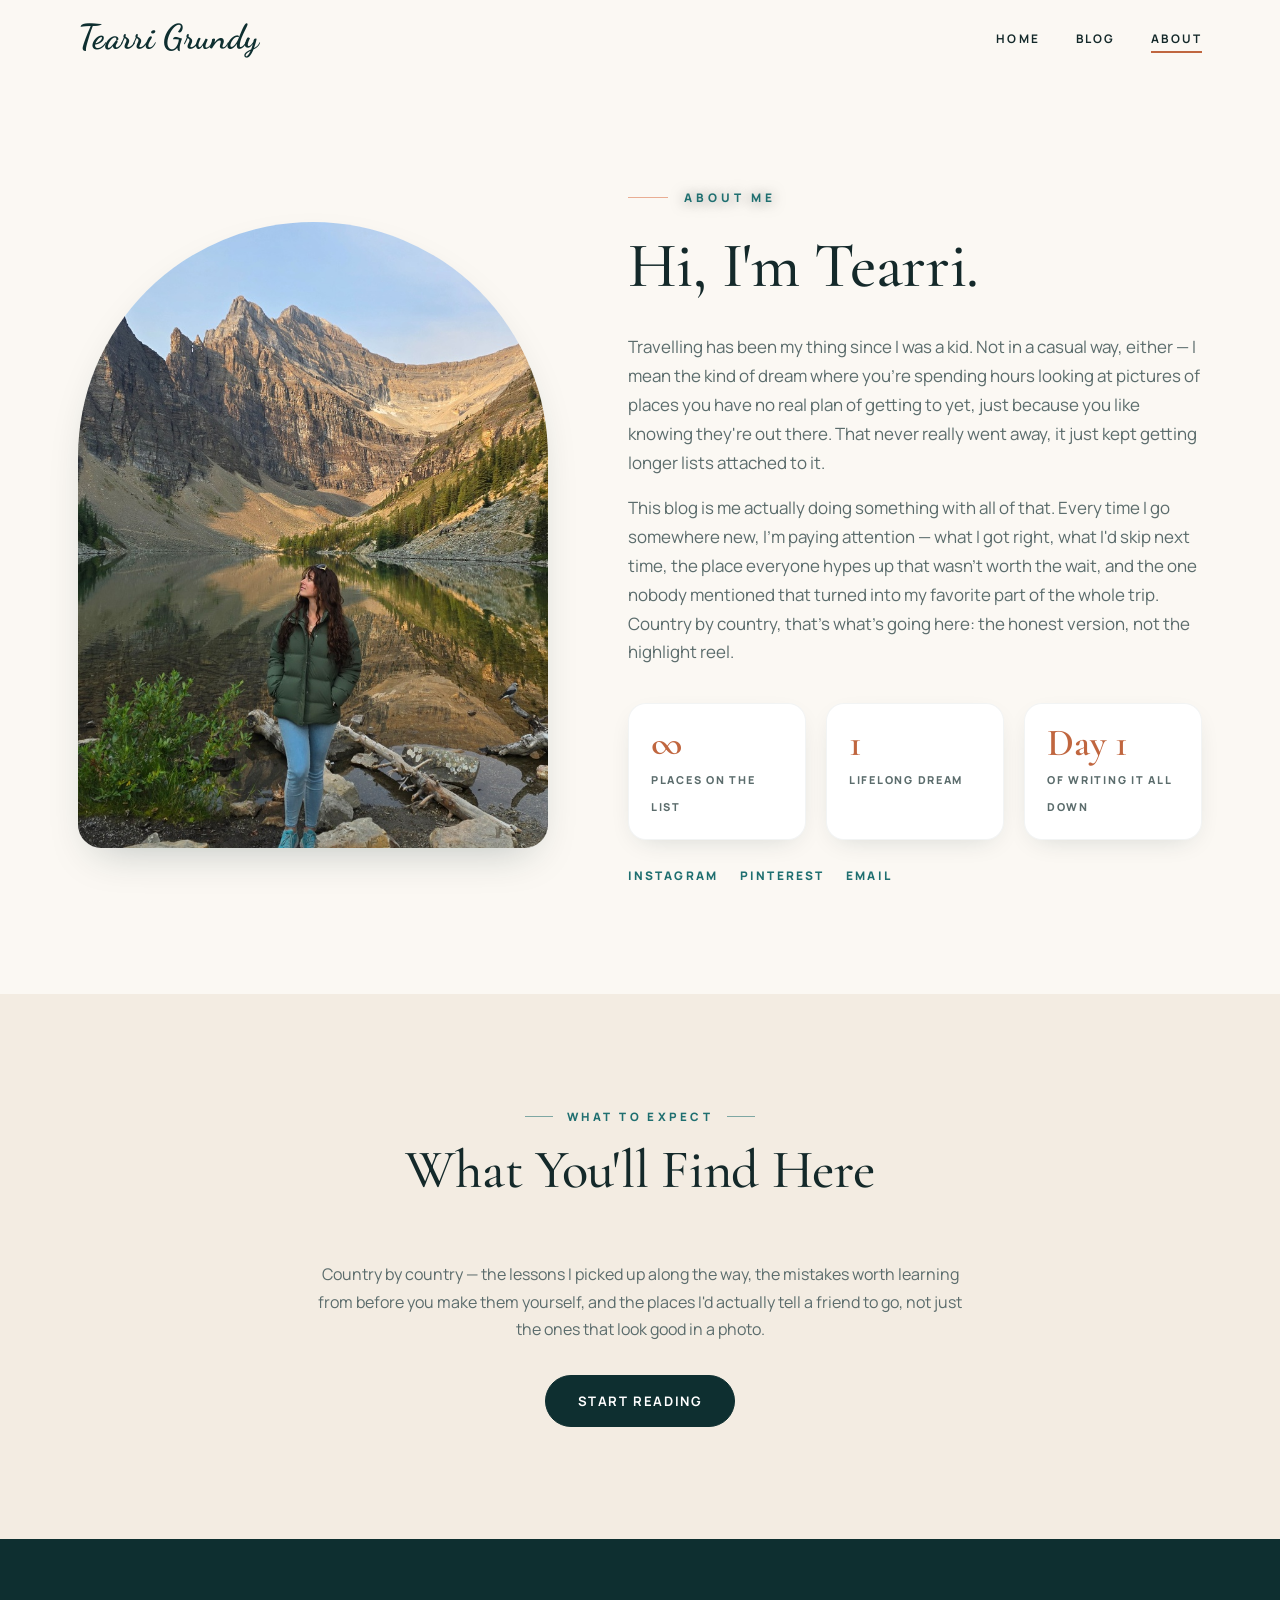
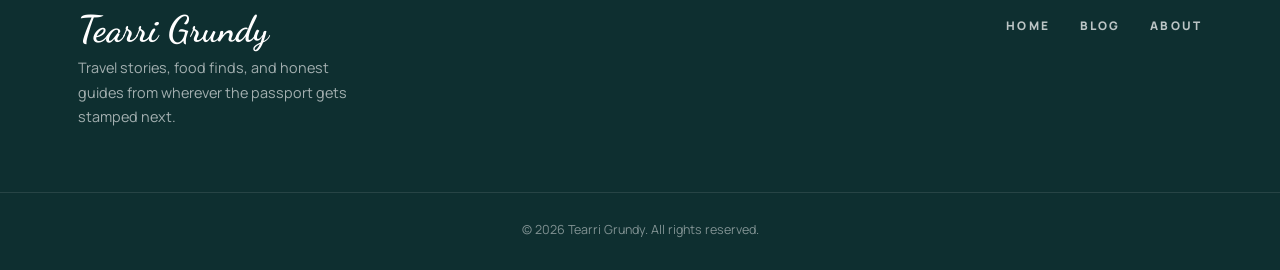
<file: about.html>
<!DOCTYPE html>
<html lang="en">
<head>
<meta charset="UTF-8">
<meta name="viewport" content="width=device-width, initial-scale=1.0">
<title>About | Tearri Grundy</title>
<meta name="description" content="A little about the person behind the passport stamps.">
<link rel="icon" type="image/png" href="images/favicon.png">
<link rel="apple-touch-icon" href="images/apple-touch-icon.png">
<link rel="stylesheet" href="css/style.css">
</head>
<body>

<header class="site-header">
  <nav class="nav">
    <a href="index.html" class="nav-logo">Tearri <span>Grundy</span></a>
    <button class="nav-toggle" id="navToggle" aria-label="Toggle menu">
      <span></span><span></span><span></span>
    </button>
    <ul class="nav-links" id="navLinks">
      <li><a href="index.html">Home</a></li>
      <li><a href="blog.html">Blog</a></li>
      <li><a href="about.html" class="active">About</a></li>
    </ul>
  </nav>
</header>

<section>
  <div class="container about-hero">
    <img src="images/About_Me_Profile_Photo.JPG" alt="Portrait of Tearri Grundy">
    <div>
      <span class="hero-eyebrow" style="color:var(--teal);">About Me</span>
      <h1>Hi, I'm Tearri.</h1>
      <p>Travelling has been my thing since I was a kid. Not in a casual way, either — I mean the kind of dream where you're spending hours looking at pictures of places you have no real plan of getting to yet, just because you like knowing they're out there. That never really went away, it just kept getting longer lists attached to it.</p>
      <p>This blog is me actually doing something with all of that. Every time I go somewhere new, I'm paying attention — what I got right, what I'd skip next time, the place everyone hypes up that wasn't worth the wait, and the one nobody mentioned that turned into my favorite part of the whole trip. Country by country, that's what's going here: the honest version, not the highlight reel.</p>
      <div class="stats-row">
        <div class="stat"><h3>&infin;</h3><span>Places On The List</span></div>
        <div class="stat"><h3>1</h3><span>Lifelong Dream</span></div>
        <div class="stat"><h3>Day 1</h3><span>Of Writing It All Down</span></div>
      </div>
      <div class="social-links">
        <a href="#">Instagram</a>
        <a href="#">Pinterest</a>
        <a href="mailto:hello@tearrigrundy.com">Email</a>
      </div>
    </div>
  </div>
</section>

<section style="background:var(--sand);">
  <div class="container" style="max-width:720px;text-align:center;">
    <div class="section-heading">
      <span class="eyebrow">What To Expect</span>
      <h2>What You'll Find Here</h2>
    </div>
    <p style="color:var(--ink-light);">Country by country — the lessons I picked up along the way, the mistakes worth learning from before you make them yourself, and the places I'd actually tell a friend to go, not just the ones that look good in a photo.</p>
    <a href="blog.html" class="btn" style="margin-top:16px;">Start Reading</a>
  </div>
</section>

<footer class="site-footer">
  <div class="container footer-inner">
    <div>
      <div class="footer-logo">Tearri Grundy</div>
      <p style="max-width:280px;color:var(--ink-light);font-size:0.9rem;">Travel stories, food finds, and honest guides from wherever the passport gets stamped next.</p>
    </div>
    <ul class="footer-links">
      <li><a href="index.html">Home</a></li>
      <li><a href="blog.html">Blog</a></li>
      <li><a href="about.html">About</a></li>
    </ul>
  </div>
  <div class="footer-bottom">&copy; <span id="year"></span> Tearri Grundy. All rights reserved.</div>
</footer>

<script src="js/about.js"></script>
</body>
</html>
</file>
<file: css/style.css>
@import url('https://fonts.googleapis.com/css2?family=Cormorant+Garamond:ital,wght@0,500;0,600;0,700;1,500;1,600&family=Dancing+Script:wght@600;700&family=Manrope:wght@400;500;600;700;800&family=Playfair+Display:ital,wght@0,500;0,600;0,700;1,500&family=Lato:wght@400;700&display=swap');

/* =====================================================================
   Tearri Grundy — "Alpine Glow"
   Palette taken from her photography: glacier-lake teal, deep pine, alpenglow blush and the
   copper ring of her logo, on warm ivory. Variable names are kept (cream, sand, teal,
   terracotta…) so the admin dashboard, which shares this file, picks up the new colours too.
   ===================================================================== */
:root {
  --cream: #fbf8f3;          /* page: warm ivory */
  --sand: #f3ece2;           /* soft panels */
  --sand-dark: #e4d9cb;      /* hairlines */
  --terracotta: #c0663f;     /* copper: accents, small highlights */
  --terracotta-dark: #9a4a27;
  --teal: #1f6f70;           /* glacier lake: links, eyebrows, admin accent */
  --ink: #14292a;            /* deep pine */
  --ink-light: #5b6c6c;
  --white: #ffffff;

  --pine: #0e2f30;           /* dark surfaces */
  --pine-2: #143e3f;
  --glacier: #8fcbc8;        /* light turquoise */
  --mist: #eaf3f1;           /* pale glacier tint */
  --blush: #f7e6dd;          /* alpenglow tint */
  --glow: #e9ad93;           /* alpenglow */

  --scrim: color-mix(in srgb, var(--pine) 72%, #000);   /* tint laid over hero photos */
  --menu: var(--ink);        /* menu links on the solid bar (customisable in the dashboard) */
  --logo: var(--pine);       /* the site name in the menu bar */
  --menu-hero: #ffffff;      /* menu + site name while over a full-screen photo */

  --shadow: 0 18px 44px -18px rgba(14, 47, 48, 0.28);
  --shadow-soft: 0 8px 28px -12px rgba(14, 47, 48, 0.2);
  --radius: 18px;
  --max-width: 1180px;
  --ease: cubic-bezier(.16, 1, .3, 1);
  --display: 'Cormorant Garamond', 'Playfair Display', Georgia, serif;
  --body: 'Manrope', 'Lato', system-ui, sans-serif;
}

* { box-sizing: border-box; }
html { scroll-behavior: smooth; }

body {
  margin: 0;
  font-family: var(--body);
  color: var(--ink);
  background: var(--cream);
  line-height: 1.7;
  -webkit-font-smoothing: antialiased;
  text-rendering: optimizeLegibility;
  animation: pageIn 0.7s var(--ease) both;
}
@keyframes pageIn { from { opacity: 0; } to { opacity: 1; } }
body.is-leaving { opacity: 0; transition: opacity 0.26s ease; }

h1, h2, h3, h4 {
  font-family: var(--display);
  font-weight: 600;
  line-height: 1.12;
  margin: 0 0 0.5em;
  color: var(--ink);
  letter-spacing: -0.005em;
}
p { margin: 0 0 1em; }
a { color: var(--teal); text-decoration: none; transition: color 0.25s ease; }
a:hover { color: var(--terracotta-dark); }
img { max-width: 100%; display: block; }
::selection { background: var(--glacier); color: var(--pine); }

.container { max-width: var(--max-width); margin: 0 auto; padding: 0 28px; }

/* ---------- Reading progress (post pages) ---------- */
.read-progress {
  position: fixed; top: 0; left: 0; right: 0; height: 3px; z-index: 300;
  background: linear-gradient(90deg, var(--terracotta), var(--glow));
  transform-origin: 0 50%; transform: scaleX(0); pointer-events: none;
}

/* ---------- Buttons ---------- */
.btn {
  position: relative;
  display: inline-block;
  overflow: hidden;
  padding: 14px 32px;
  border-radius: 999px;
  background: var(--pine);
  color: var(--white);
  font-family: var(--body);
  font-weight: 700;
  font-size: 0.82rem;
  letter-spacing: 0.12em;
  text-transform: uppercase;
  border: 1.5px solid var(--pine);
  cursor: pointer;
  isolation: isolate;
  transition: color 0.35s ease, border-color 0.35s ease, transform 0.35s var(--ease), box-shadow 0.35s ease;
}
.btn::before {           /* copper fill sweeping in from the left */
  content: ""; position: absolute; inset: 0; z-index: -1;
  background: var(--terracotta);
  transform: translateX(-101%);
  transition: transform 0.5s var(--ease);
}
.btn::after {            /* one soft glint on hover */
  content: ""; position: absolute; top: 0; bottom: 0; left: -60%; width: 40%; z-index: -1;
  background: linear-gradient(100deg, transparent, rgba(255,255,255,0.35), transparent);
  transform: skewX(-20deg); opacity: 0;
}
.btn:hover { color: var(--white); border-color: var(--terracotta); transform: translateY(-2px); box-shadow: 0 14px 28px -12px rgba(192, 102, 63, 0.55); box-shadow: 0 14px 28px -12px color-mix(in srgb, var(--terracotta) 55%, transparent); }
.btn:hover::before { transform: translateX(0); }
.btn:hover::after { opacity: 1; left: 130%; transition: left 0.8s ease, opacity 0.2s; }
.btn-outline { background: transparent; border-color: var(--pine); color: var(--pine); }
.btn-outline:hover { color: var(--white); }
.btn-full { width: 100%; }

/* ---------- Header / nav ---------- */
.site-header {
  position: sticky; top: 0; z-index: 200;
  background: rgba(251, 248, 243, 0.94);
  background: color-mix(in srgb, var(--cream) 94%, transparent);
  backdrop-filter: saturate(1.4) blur(14px);
  -webkit-backdrop-filter: saturate(1.4) blur(14px);
  border-bottom: 1px solid transparent;
  transition: background 0.4s ease, box-shadow 0.4s ease, border-color 0.4s ease, transform 0.4s var(--ease);
}
.site-header.scrolled { border-bottom-color: var(--sand-dark); box-shadow: 0 10px 30px -20px rgba(14, 47, 48, 0.4); }

.nav {
  display: flex; align-items: center; justify-content: space-between;
  padding: 20px 28px; max-width: var(--max-width); margin: 0 auto;
  transition: padding 0.4s var(--ease);
}
.site-header.scrolled .nav { padding-top: 12px; padding-bottom: 12px; }

.nav-logo {
  font-family: 'Dancing Script', cursive; font-size: 2.15rem; font-weight: 700;
  color: var(--logo); letter-spacing: 0.01em; line-height: 1; transition: color 0.3s ease, transform 0.4s var(--ease);
}
.nav-logo span { color: inherit; }   /* one colour for the whole name */
.nav-logo:hover { color: var(--logo); transform: translateY(-1px); }

.nav-links { display: flex; gap: 36px; list-style: none; margin: 0; padding: 0; }
.nav-links a {
  position: relative; color: var(--menu); font-weight: 700; font-size: 0.74rem;
  letter-spacing: 0.18em; text-transform: uppercase; padding: 6px 0; transition: color 0.3s ease;
}
.nav-links a::after {
  content: ""; position: absolute; left: 0; right: 0; bottom: 0; height: 1.5px; background: var(--terracotta);
  transform: scaleX(0); transform-origin: 100% 50%; transition: transform 0.45s var(--ease);
}
.nav-links a:hover, .nav-links a.active { color: var(--menu); }
.nav-links a:hover::after, .nav-links a.active::after { transform: scaleX(1); transform-origin: 0 50%; }

.nav-toggle { display: none; flex-direction: column; justify-content: center; gap: 6px; background: none; border: none; cursor: pointer; padding: 6px; width: 40px; height: 40px; }
.nav-toggle span { width: 26px; height: 1.75px; background: var(--menu); display: block; transition: transform 0.35s var(--ease), opacity 0.2s ease, background 0.3s ease; transform-origin: center; }
.nav-toggle.active span:nth-child(1) { transform: translateY(7.75px) rotate(45deg); }
.nav-toggle.active span:nth-child(2) { opacity: 0; transform: scaleX(0); }
.nav-toggle.active span:nth-child(3) { transform: translateY(-7.75px) rotate(-45deg); }

/* Over a full-screen hero the header starts transparent with white type, then turns to frosted ivory. */
.hero-page .site-header { position: fixed; left: 0; right: 0; background: transparent; backdrop-filter: none; -webkit-backdrop-filter: none; }
.hero-page .site-header:not(.scrolled) .nav-logo, .hero-page .site-header:not(.scrolled) .nav-logo span { color: var(--menu-hero); }
.hero-page .site-header:not(.scrolled) .nav-links a { color: var(--menu-hero); }
.hero-page .site-header:not(.scrolled) .nav-links a::after { background: var(--menu-hero); }
.hero-page .site-header:not(.scrolled) .nav-toggle span { background: var(--menu-hero); }
.hero-page .site-header.scrolled { background: rgba(251, 248, 243, 0.95); background: color-mix(in srgb, var(--cream) 95%, transparent); backdrop-filter: saturate(1.4) blur(14px); -webkit-backdrop-filter: saturate(1.4) blur(14px); }
.hero-page .site-header:has(.nav-toggle.active) { background: var(--cream); }
.hero-page .site-header:has(.nav-toggle.active) .nav-logo, .hero-page .site-header:has(.nav-toggle.active) .nav-logo span { color: var(--logo); }
.hero-page .site-header:has(.nav-toggle.active) .nav-toggle span { background: var(--menu); }

@media (max-width: 760px) {
  .nav-toggle { display: flex; }
  .nav { padding: 14px 20px; }
  .nav-links {
    position: absolute; top: 100%; left: 0; right: 0; background: var(--cream);
    flex-direction: column; align-items: center; gap: 0; max-height: 0; opacity: 0; transform: translateY(-8px); overflow: hidden;
    transition: max-height 0.5s var(--ease), opacity 0.3s ease, transform 0.45s var(--ease);
    border-bottom: 1px solid var(--sand-dark); box-shadow: 0 24px 30px -18px rgba(14, 47, 48, 0.3);
  }
  .nav-links.open { max-height: 340px; opacity: 1; transform: translateY(0); }
  .nav-links li { width: 100%; text-align: center; opacity: 0; transform: translateY(-8px); transition: opacity 0.4s ease, transform 0.45s var(--ease); }
  .nav-links.open li { opacity: 1; transform: translateY(0); }
  .nav-links.open li:nth-child(1) { transition-delay: 0.08s; }
  .nav-links.open li:nth-child(2) { transition-delay: 0.14s; }
  .nav-links.open li:nth-child(3) { transition-delay: 0.2s; }
  .nav-links a, .hero-page .site-header:not(.scrolled) .nav-links a { display: block; padding: 18px; color: var(--menu); border-bottom: 1px solid var(--sand-dark); font-size: 0.8rem; }
  .nav-links a::after { display: none; }
  .nav-links a:hover, .nav-links a.active { background: var(--mist); color: var(--menu); }
}

/* ---------- Hero ---------- */
.hero {
  position: relative; min-height: 100vh; min-height: 100svh;
  display: flex; align-items: flex-end; justify-content: center; text-align: center;
  color: var(--white); overflow: hidden; padding: 140px 0 clamp(90px, 12vh, 130px);
  background: var(--pine);
}
.hero-bg {
  position: absolute; inset: -8% 0; background-size: cover; background-position: center 30%;
  will-change: transform; animation: kenBurns 16s var(--ease) both;
}
@keyframes kenBurns { from { scale: 1.14; } to { scale: 1; } }
.hero-scrim {
  position: absolute; inset: 0;
  background:
    linear-gradient(180deg, color-mix(in srgb, var(--scrim) 55%, transparent) 0%, color-mix(in srgb, var(--scrim) 5%, transparent) 26%, color-mix(in srgb, var(--scrim) 10%, transparent) 46%, color-mix(in srgb, var(--scrim) 72%, transparent) 82%, color-mix(in srgb, var(--scrim) 90%, transparent) 100%),
    radial-gradient(900px 500px at 50% 110%, color-mix(in srgb, var(--terracotta) 24%, transparent), transparent 70%);
}
.hero-content { position: relative; z-index: 2; max-width: 860px; padding: 0 28px; }
.hero-eyebrow {
  display: inline-flex; align-items: center; gap: 16px;
  text-transform: uppercase; letter-spacing: 0.34em; font-size: 0.74rem; font-weight: 800; color: var(--white);
  margin-bottom: 22px; text-shadow: 0 1px 14px rgba(0,0,0,0.6);
}
.hero-eyebrow::before, .hero-eyebrow::after { content: ""; width: 40px; height: 1.5px; background: var(--glow); }
.eyebrow-plain {
  display: inline-block; text-transform: uppercase; letter-spacing: 0.3em; font-size: 0.72rem; font-weight: 700; margin-bottom: 14px; color: var(--teal);
}
.hero h1 {
  color: var(--white); font-weight: 500; font-size: clamp(2.7rem, 7.4vw, 5.8rem); line-height: 1.02; letter-spacing: -0.015em;
  margin-bottom: 0.32em; text-shadow: 0 4px 40px rgba(0, 0, 0, 0.35);
}
.hero p { font-size: clamp(1rem, 1.6vw, 1.18rem); font-weight: 500; color: rgba(255,255,255,0.92); max-width: 580px; margin: 0 auto 2.2em; text-shadow: 0 1px 14px rgba(0,0,0,0.45); }
.hero .btn { background: var(--white); color: var(--pine); border-color: var(--white); }
.hero .btn:hover { color: var(--white); }

/* staged entrance: eyebrow → title (blur-to-sharp) → text → button */
.hero-content > * { opacity: 0; animation: heroRise 1.1s var(--ease) forwards; }
.hero-content .hero-eyebrow { animation-delay: 0.25s; }
.hero-content h1 { animation-name: heroTitle; animation-duration: 1.4s; animation-delay: 0.4s; }
.hero-content p { animation-delay: 0.75s; }
.hero-content .btn { animation-delay: 0.95s; }
@keyframes heroRise { from { opacity: 0; transform: translateY(26px); } to { opacity: 1; transform: none; } }
@keyframes heroTitle { from { opacity: 0; transform: translateY(34px); filter: blur(10px); letter-spacing: 0.02em; } to { opacity: 1; transform: none; filter: blur(0); letter-spacing: -0.015em; } }

.scroll-cue {
  position: absolute; left: 50%; bottom: 26px; z-index: 3; transform: translateX(-50%);
  display: flex; flex-direction: column; align-items: center; gap: 10px;
  color: rgba(255,255,255,0.8); font-size: 0.62rem; letter-spacing: 0.3em; text-transform: uppercase; font-weight: 700;
  opacity: 0; animation: heroRise 1s var(--ease) 1.5s forwards;
}
.scroll-cue:hover { color: var(--white); }
.scroll-cue i { display: block; width: 1px; height: 46px; background: rgba(255,255,255,0.25); position: relative; overflow: hidden; }
.scroll-cue i::after { content: ""; position: absolute; left: 0; top: 0; width: 100%; height: 55%; background: var(--white); animation: cue 2s ease-in-out infinite; }
@keyframes cue { 0% { transform: translateY(-100%); } 60%, 100% { transform: translateY(190%); } }

@media (max-width: 640px) { .hero { padding-bottom: 96px; } .scroll-cue { bottom: 18px; } }

/* Desktop: headline sits bottom-left, editorial style, so the subject of the photo stays clear */
@media (min-width: 900px) {
  .hero { justify-content: flex-start; text-align: left; padding-bottom: clamp(70px, 11vh, 120px); }
  .hero-content { max-width: 620px; margin-left: max(28px, calc((100vw - var(--max-width)) / 2 + 28px)); padding: 0; }
  .hero h1 { font-size: clamp(2.6rem, 4.6vw, 4.5rem); line-height: 1.04; }
  .hero p { margin-left: 0; margin-right: 0; max-width: 500px; }
  .hero-eyebrow::after { display: none; }
  .scroll-cue { left: auto; right: max(28px, calc((100vw - var(--max-width)) / 2 + 28px)); transform: none; bottom: 40px; }
}

/* ---------- Secondary page banner (blog) ---------- */
.blog-hero {
  position: relative; min-height: 62vh; display: flex; align-items: flex-end; justify-content: center; text-align: center;
  color: var(--white); overflow: hidden; padding: 150px 0 80px; background: var(--pine);
}
.blog-hero-bg { position: absolute; inset: -6% 0; background-size: cover; background-position: center 48%; animation: kenBurns 14s var(--ease) both; }
.blog-hero-scrim {
  position: absolute; inset: 0;
  background: linear-gradient(180deg, color-mix(in srgb, var(--scrim) 60%, transparent) 0%, color-mix(in srgb, var(--scrim) 20%, transparent) 40%, color-mix(in srgb, var(--scrim) 82%, transparent) 100%);
}
.blog-hero-content { position: relative; z-index: 2; max-width: 700px; padding: 0 28px; }
.blog-hero-content .hero-eyebrow { color: var(--white); }
.blog-hero-content h1 { color: var(--white); font-weight: 500; font-size: clamp(2.6rem, 6vw, 4.6rem); line-height: 1.04; text-shadow: 0 4px 36px rgba(0,0,0,0.35); }
.blog-hero-content p { font-size: 1.08rem; font-weight: 500; color: rgba(255,255,255,0.9); text-shadow: 0 1px 14px rgba(0,0,0,0.4); margin: 0; }
.blog-hero-content > * { opacity: 0; animation: heroRise 1s var(--ease) forwards; }
.blog-hero-content .hero-eyebrow { animation-delay: 0.2s; }
.blog-hero-content h1 { animation-name: heroTitle; animation-duration: 1.3s; animation-delay: 0.32s; }
.blog-hero-content p { animation-delay: 0.6s; }
@media (max-width: 640px) { .blog-hero { min-height: 52vh; padding-bottom: 60px; } }

/* ---------- Destination ribbon ---------- */
.ribbon { overflow: hidden; background: var(--pine); padding: 20px 0; border-block: 1px solid rgba(255,255,255,0.08); }
.ribbon-track { display: flex; width: max-content; animation: ribbon 46s linear infinite; }
.ribbon:hover .ribbon-track { animation-play-state: paused; }
.ribbon span { font-family: var(--display); font-style: italic; font-weight: 500; font-size: clamp(1.25rem, 2.4vw, 1.7rem); color: rgba(255,255,255,0.86); padding: 0 26px; white-space: nowrap; }
.ribbon span::after { content: "✦"; font-style: normal; font-size: 0.7em; color: var(--glow); margin-left: 52px; vertical-align: middle; }
@keyframes ribbon { to { transform: translateX(-50%); } }

/* ---------- Scroll reveal ---------- */
.reveal { opacity: 0; transform: translateY(34px); transition: opacity 1s var(--ease), transform 1s var(--ease); }
.reveal.is-visible { opacity: 1; transform: none; }
.reveal-left { opacity: 0; transform: translateX(-44px); transition: opacity 1s var(--ease), transform 1s var(--ease); }
.reveal-left.is-visible { opacity: 1; transform: none; }
.reveal-right { opacity: 0; transform: translateX(44px); transition: opacity 1s var(--ease), transform 1s var(--ease); }
.reveal-right.is-visible { opacity: 1; transform: none; }
.reveal-group > * { opacity: 0; transform: translateY(34px) scale(0.985); transition: opacity 0.9s var(--ease), transform 0.9s var(--ease); }
.reveal-group.is-visible > * { opacity: 1; transform: none; }
.reveal-group.is-visible > *:nth-child(1) { transition-delay: 0ms; }
.reveal-group.is-visible > *:nth-child(2) { transition-delay: 110ms; }
.reveal-group.is-visible > *:nth-child(3) { transition-delay: 220ms; }
.reveal-group.is-visible > *:nth-child(4) { transition-delay: 330ms; }
.reveal-group.is-visible > *:nth-child(5) { transition-delay: 440ms; }
.reveal-group.is-visible > *:nth-child(n+6) { transition-delay: 520ms; }

/* the intro photo wipes open as it arrives (the end state overshoots so the shadow isn't clipped) */
.img-wrap img { clip-path: inset(0 0 100% 0); transition: clip-path 1.4s var(--ease) 0.2s; }
.img-wrap.is-visible img { clip-path: inset(-90px); }

@media (prefers-reduced-motion: reduce) {
  html { scroll-behavior: auto; }
  body { animation: none; }
  .reveal, .reveal-left, .reveal-right, .reveal-group > * { opacity: 1 !important; transform: none !important; transition: none !important; }
  .img-wrap img { clip-path: none !important; transition: none !important; }
  .hero-content > *, .blog-hero-content > *, .scroll-cue { animation: none !important; opacity: 1 !important; transform: none !important; filter: none !important; }
  .hero-bg, .blog-hero-bg { animation: none !important; }
  .ribbon-track, .scroll-cue i::after { animation: none !important; }
  .nav-toggle span, .nav-links, .nav-links li, .nav-links a { transition: none !important; }
}

/* ---------- Sections ---------- */
section { padding: 104px 0; }
.section-heading { text-align: center; max-width: 660px; margin: 0 auto 60px; }
.section-heading .eyebrow, .contact-band .eyebrow, .eyebrow {
  display: inline-flex; align-items: center; gap: 14px;
  text-transform: uppercase; letter-spacing: 0.3em; font-size: 0.72rem; color: var(--teal); font-weight: 800; margin-bottom: 14px;
}
.section-heading .eyebrow::before, .section-heading .eyebrow::after { content: ""; width: 28px; height: 1px; background: currentColor; opacity: 0.55; }
.section-heading h2 { font-size: clamp(2.2rem, 4.4vw, 3.4rem); font-weight: 500; }

.cursive-greeting {
  display: block; font-family: 'Dancing Script', cursive; font-weight: 700;
  font-size: clamp(2.1rem, 4vw, 3rem); color: var(--terracotta); margin-bottom: 8px; line-height: 1;
}

/* Introduction */
.about-teaser { display: grid; grid-template-columns: 1.05fr 0.95fr; gap: 80px; align-items: center; }
.about-teaser h2 { font-size: clamp(2rem, 3.6vw, 3rem); font-weight: 500; }
.about-teaser p { color: var(--ink-light); font-size: 1.05rem; margin-bottom: 1.8em; max-width: 520px; }
.img-wrap { position: relative; }
.img-wrap::before {      /* offset copper outline behind the photo */
  content: ""; position: absolute; inset: 22px -22px -22px 22px; border: 1.5px solid var(--glow); border-radius: 240px 240px 26px 26px; z-index: 0;
  transition: transform 0.9s var(--ease);
}
.img-wrap:hover::before { transform: translate(-6px, -6px); }
.about-teaser img {
  position: relative; z-index: 1; border-radius: 240px 240px 26px 26px; box-shadow: var(--shadow);
  aspect-ratio: 4 / 5; object-fit: cover; width: 100%;
  translate: 0 var(--py, 0px);
}
@media (max-width: 860px) {
  section { padding: 76px 0; }
  .about-teaser { grid-template-columns: 1fr; gap: 56px; }
  .about-teaser .img-wrap { order: -1; max-width: 420px; margin: 0 auto; }
  .img-wrap::before { inset: 16px -12px -16px 12px; }
}

/* Latest posts backdrop */
#latest { background: linear-gradient(180deg, var(--cream) 0%, var(--mist) 100%); }

/* ---------- Post cards ---------- */
.posts-grid { display: grid; grid-template-columns: repeat(auto-fill, minmax(320px, 1fr)); gap: 34px; }
.post-card {
  position: relative; background: var(--white); border-radius: 22px; overflow: hidden;
  box-shadow: var(--shadow-soft); border: 1px solid rgba(14, 47, 48, 0.05);
  display: flex; flex-direction: column;
  transition: transform 0.6s var(--ease), box-shadow 0.6s var(--ease);
}
.post-card:hover { transform: translateY(-8px); box-shadow: 0 30px 56px -22px rgba(14, 47, 48, 0.4); }
.post-card-img { aspect-ratio: 16 / 11; width: 100%; object-fit: cover; background: var(--sand); transition: transform 1.2s var(--ease), filter 0.6s ease; }
.post-card:hover .post-card-img { transform: scale(1.07); }
.post-card-body { position: relative; z-index: 1; background: var(--white); padding: 26px 28px 30px; display: flex; flex-direction: column; flex: 1; }
.post-category {
  display: inline-block; align-self: flex-start; background: var(--blush); color: var(--terracotta-dark);
  font-size: 0.66rem; font-weight: 800; text-transform: uppercase; letter-spacing: 0.16em; padding: 6px 14px; border-radius: 999px; margin-bottom: 14px;
}
.post-card h3 { font-size: 1.7rem; font-weight: 600; line-height: 1.12; margin-bottom: 10px; }
.post-card h3 a { color: var(--ink); background: linear-gradient(currentColor, currentColor) 0 100% / 0 1.5px no-repeat; transition: background-size 0.6s var(--ease), color 0.3s; }
.post-card:hover h3 a { background-size: 100% 1.5px; color: var(--pine); }
.post-meta { font-size: 0.8rem; font-weight: 600; letter-spacing: 0.04em; color: var(--ink-light); margin-bottom: 12px; }
.post-excerpt { color: var(--ink-light); font-size: 0.96rem; flex: 1; }
.read-more {
  align-self: flex-start; font-weight: 800; font-size: 0.72rem; text-transform: uppercase; letter-spacing: 0.18em; color: var(--terracotta);
  padding-bottom: 3px; border-bottom: 1.5px solid transparent; transition: letter-spacing 0.5s var(--ease), border-color 0.3s, color 0.3s;
}
.post-card:hover .read-more { letter-spacing: 0.26em; border-bottom-color: currentColor; color: var(--terracotta-dark); }

/* Featured layouts. Home: one large story beside two stacked. Blog: the newest story runs wide. */
@media (min-width: 900px) {
  #latestPosts:has(> .post-card:nth-child(3)) { grid-template-columns: 1.3fr 1fr; }
  #latestPosts:has(> .post-card:nth-child(3)) > .post-card:first-child { grid-row: span 2; }
  #latestPosts:has(> .post-card:nth-child(3)) > .post-card:first-child .post-card-img { flex: 1 1 0; aspect-ratio: auto; min-height: 340px; }
  #latestPosts:has(> .post-card:nth-child(3)) > .post-card:first-child h3 { font-size: 2.2rem; }
  #latestPosts:has(> .post-card:nth-child(3)) > .post-card:first-child .post-card-body { flex: none; padding: 34px 36px 38px; }

  #postsGrid > .post-card:first-child:nth-last-child(n+4) { grid-column: span 2; flex-direction: row; }
  #postsGrid > .post-card:first-child:nth-last-child(n+4) .post-card-img { width: 54%; aspect-ratio: auto; height: 100%; min-height: 380px; }
  #postsGrid > .post-card:first-child:nth-last-child(n+4) .post-card-body { justify-content: center; padding: 40px; }
  #postsGrid > .post-card:first-child:nth-last-child(n+4) h3 { font-size: 2.2rem; }
}

/* ---------- Blog filters ---------- */
.filter-bar { display: flex; flex-wrap: wrap; gap: 16px; align-items: center; justify-content: space-between; margin-bottom: 52px; }
.filter-tags { display: flex; flex-wrap: wrap; gap: 10px; }
.filter-tag {
  background: transparent; border: 1.5px solid var(--sand-dark); color: var(--ink-light); font-family: var(--body);
  padding: 10px 22px; border-radius: 999px; font-size: 0.74rem; font-weight: 800; letter-spacing: 0.14em; text-transform: uppercase; cursor: pointer;
  transition: background 0.35s ease, border-color 0.35s ease, color 0.35s ease, transform 0.35s var(--ease);
}
.filter-tag:hover { border-color: var(--teal); color: var(--teal); transform: translateY(-2px); }
.filter-tag.active { background: var(--pine); border-color: var(--pine); color: var(--white); }
.search-input {
  padding: 12px 20px 12px 46px; border-radius: 999px; border: 1.5px solid var(--sand-dark); font-family: var(--body); font-size: 0.9rem; min-width: 260px; color: var(--ink);
  background: var(--white) url("data:image/svg+xml,%3Csvg xmlns='http://www.w3.org/2000/svg' viewBox='0 0 24 24' fill='none' stroke='%235b6c6c' stroke-width='2' stroke-linecap='round'%3E%3Ccircle cx='11' cy='11' r='7'/%3E%3Cpath d='M20 20l-3.5-3.5'/%3E%3C/svg%3E") 18px 50% / 18px no-repeat;
  transition: border-color 0.3s ease, box-shadow 0.3s ease;
}
.search-input:focus { outline: none; border-color: var(--teal); box-shadow: 0 0 0 4px rgba(31, 111, 112, 0.12); }
.empty-state { text-align: center; padding: 70px 20px; color: var(--ink-light); font-family: var(--display); font-size: 1.4rem; font-style: italic; grid-column: 1 / -1; }

/* ---------- Single post ---------- */
.post-hero { padding: 72px 0 24px; text-align: center; background: linear-gradient(180deg, var(--mist), var(--cream)); }
.post-hero .post-category { margin-bottom: 20px; }
.post-hero h1 { font-size: clamp(2.5rem, 5.4vw, 4.4rem); font-weight: 500; line-height: 1.05; max-width: 900px; margin: 0 auto 18px; }
.post-hero .post-meta { font-size: 0.78rem; letter-spacing: 0.14em; text-transform: uppercase; font-weight: 700; }
.post-hero-img { width: 100%; max-height: 560px; object-fit: cover; border-radius: 28px; box-shadow: var(--shadow); margin: 40px 0 20px; }
.post-body { max-width: 700px; margin: 0 auto; font-size: 1.1rem; line-height: 1.9; }
.post-body p { margin-bottom: 1.5em; }
.post-body h2 { margin-top: 2em; font-size: 2.3rem; font-weight: 500; }
.post-body ul { margin: 0 0 1.5em; padding-left: 1.3em; color: var(--ink); }
.post-body li { padding-left: 0.3em; }
.post-body li::marker { color: var(--terracotta); }
.post-body li + li { margin-top: 0.5em; }
.post-block-photo { margin: 2.4em -60px; }
.post-block-photo img { display: block; width: 100%; border-radius: 22px; box-shadow: var(--shadow); }
.post-block-photo figcaption { margin-top: 12px; font-family: var(--display); font-style: italic; font-size: 1.05rem; color: var(--ink-light); text-align: center; }
.post-block-subtitle { font-family: var(--display); font-style: italic; font-weight: 500; font-size: 1.7rem; color: var(--teal); margin-top: 1.9em; margin-bottom: 0.5em; }
.post-block-lead { font-size: 1.32rem; line-height: 1.8; color: var(--ink); }
.post-block-lead::first-letter { font-family: var(--display); font-weight: 600; font-size: 5rem; float: left; line-height: 0.78; padding: 8px 14px 0 0; color: var(--terracotta); }
.post-block-sm { font-size: 0.9rem; color: var(--ink-light); }
.post-body-footer { margin-top: 3.5em; padding-top: 2.4em; border-top: 1px solid var(--sand-dark); text-align: center; }
.back-link { font-weight: 800; font-size: 0.74rem; text-transform: uppercase; letter-spacing: 0.16em; }
@media (max-width: 860px) { .post-block-photo { margin-left: 0; margin-right: 0; } .post-hero { padding-top: 56px; } }

/* ---------- About page ---------- */
.about-hero { display: grid; grid-template-columns: 0.9fr 1.1fr; gap: 80px; align-items: center; }
.about-hero > img { border-radius: 260px 260px 26px 26px; aspect-ratio: 3 / 4; object-fit: cover; width: 100%; box-shadow: var(--shadow); }
.about-hero h1 { font-size: clamp(2.6rem, 5vw, 4.2rem); font-weight: 500; }
.about-hero p { color: var(--ink-light); font-size: 1.06rem; }
@media (max-width: 860px) { .about-hero { grid-template-columns: 1fr; gap: 44px; } .about-hero > img { max-width: 420px; margin: 0 auto; } }
.social-links { display: flex; gap: 22px; margin-top: 26px; }
.social-links a { font-weight: 800; font-size: 0.74rem; text-transform: uppercase; letter-spacing: 0.18em; color: var(--teal); border-bottom: 1.5px solid transparent; padding-bottom: 3px; transition: border-color 0.3s, color 0.3s; }
.social-links a:hover { border-bottom-color: currentColor; color: var(--terracotta-dark); }
.stats-row { display: flex; gap: 20px; margin-top: 36px; flex-wrap: wrap; }
.stat { flex: 1 1 140px; background: var(--white); border-radius: 18px; padding: 20px 22px; box-shadow: var(--shadow-soft); border: 1px solid rgba(14,47,48,0.05); }
.stat h3 { font-size: 2.4rem; font-weight: 600; color: var(--terracotta); margin-bottom: 2px; line-height: 1; }
.stat span { font-size: 0.68rem; text-transform: uppercase; letter-spacing: 0.16em; font-weight: 800; color: var(--ink-light); }

/* ---------- Contact band ---------- */
.contact-band {
  position: relative; text-align: center; overflow: hidden; color: var(--white); padding: 150px 0 110px;
  background: linear-gradient(165deg, var(--pine-2), var(--pine) 65%);
}
.contact-band::before {
  content: ""; position: absolute; inset: 0;
  background: radial-gradient(600px 380px at 12% 12%, color-mix(in srgb, var(--glacier) 24%, transparent), transparent 70%), radial-gradient(640px 420px at 92% 95%, color-mix(in srgb, var(--terracotta) 34%, transparent), transparent 70%);
}
.contact-band::after {   /* mountain ridge cut into the top edge */
  content: ""; position: absolute; left: 0; right: 0; top: -1px; height: 90px; z-index: 1;
  background: var(--cream);
  -webkit-mask: url("data:image/svg+xml,%3Csvg xmlns='http://www.w3.org/2000/svg' viewBox='0 0 1440 90' preserveAspectRatio='none'%3E%3Cpath d='M0 0h1440v34l-96 14-104 30-124-44-96 24-108-52-132 50-120-42-110 30-128-46-116 38-118-44-88 30V0z'/%3E%3C/svg%3E") center / 100% 100% no-repeat;
          mask: url("data:image/svg+xml,%3Csvg xmlns='http://www.w3.org/2000/svg' viewBox='0 0 1440 90' preserveAspectRatio='none'%3E%3Cpath d='M0 0h1440v34l-96 14-104 30-124-44-96 24-108-52-132 50-120-42-110 30-128-46-116 38-118-44-88 30V0z'/%3E%3C/svg%3E") center / 100% 100% no-repeat;
}
#latest + .contact-band::after { background: var(--mist); }
.contact-inner { position: relative; z-index: 2; }
.contact-band .eyebrow { color: var(--glow); justify-content: center; }
.contact-band h2 { color: var(--white); font-weight: 500; font-size: clamp(2.1rem, 4.2vw, 3.3rem); max-width: 720px; margin: 0 auto 18px; }
.contact-band p { color: rgba(255,255,255,0.82); max-width: 520px; margin: 0 auto 40px; font-size: 1.04rem; }
.contact-links { display: flex; justify-content: center; gap: 16px; flex-wrap: wrap; }
.contact-link {
  display: inline-flex; align-items: center; gap: 12px; background: rgba(255,255,255,0.08); border: 1.5px solid rgba(255,255,255,0.28); color: var(--white);
  padding: 15px 30px; border-radius: 999px; font-weight: 700; font-size: 0.78rem; letter-spacing: 0.14em; text-transform: uppercase;
  backdrop-filter: blur(6px); transition: background 0.4s ease, border-color 0.4s ease, transform 0.5s var(--ease), color 0.3s;
}
.contact-link:hover { background: var(--white); border-color: var(--white); color: var(--pine); transform: translateY(-4px); }
.contact-icon { width: 18px; height: 18px; display: block; flex-shrink: 0; }
.contact-icon svg { width: 100%; height: 100%; fill: currentColor; }

/* ---------- Ad slots ---------- */
.ad-slot { margin: 48px auto; max-width: 728px; padding: 0 24px; text-align: center; }
.ad-slot::before { content: "Advertisement"; display: block; font-size: 0.62rem; text-transform: uppercase; letter-spacing: 0.2em; font-weight: 700; color: var(--ink-light); margin-bottom: 8px; }

/* ---------- Footer ---------- */
.site-footer { background: var(--pine); color: rgba(255,255,255,0.78); padding: 72px 0 30px; margin-top: 0; }
.footer-inner { display: flex; justify-content: space-between; align-items: flex-start; flex-wrap: wrap; gap: 32px; }
.footer-logo { font-family: 'Dancing Script', cursive; font-size: 2.3rem; font-weight: 700; color: var(--white); margin-bottom: 8px; line-height: 1; }
.site-footer p { color: rgba(255,255,255,0.62) !important; }
.footer-links { display: flex; gap: 30px; list-style: none; padding: 0; margin: 0; }
.footer-links a { color: rgba(255,255,255,0.72); font-size: 0.74rem; font-weight: 800; letter-spacing: 0.18em; text-transform: uppercase; transition: color 0.3s; }
.footer-links a:hover { color: var(--glow); }
.footer-bottom { text-align: center; font-size: 0.78rem; color: rgba(255,255,255,0.48); margin-top: 48px; padding-top: 26px; border-top: 1px solid rgba(255,255,255,0.1); }

/* ---------- Affiliate embeds (hotel map, travel widget) ---------- */
.post-embed { margin: 2.4em 0; }
.post-embed-title { font-family: var(--display); font-size: 1.7rem; font-weight: 500; margin: 0 0 14px; }
.post-embed-map { display: block; width: 100%; height: 460px; border: 0; border-radius: 22px; box-shadow: var(--shadow); background: var(--mist); }
.post-embed-note { background: var(--mist); border-radius: 18px; padding: 24px; text-align: center; color: var(--ink-light); font-size: 0.9rem; }
.post-disclosure { margin: 2.2em 0 0; padding-top: 16px; border-top: 1px solid var(--sand-dark); font-size: 0.8rem; color: var(--ink-light); font-style: italic; }
.post-body p a, .post-body li a { color: var(--terracotta-dark); text-decoration: underline; text-underline-offset: 4px; text-decoration-thickness: 1px; transition: color 0.25s, text-decoration-color 0.25s; }
.post-body p a:hover, .post-body li a:hover { color: var(--teal); }

/* Desktop: blog banner text bottom-left (kept after the base rules so it wins) */
@media (min-width: 900px) {
  .blog-hero { justify-content: flex-start; text-align: left; }
  .blog-hero-content { max-width: 680px; margin-left: max(28px, calc((100vw - var(--max-width)) / 2 + 28px)); padding: 0; }
  .blog-hero-content .hero-eyebrow::after { display: none; }
  .blog-hero-content p { max-width: 520px; }
}

/* Phones: keep the photo's subject clear — compact headline, no subtitle over the picture */
@media (max-width: 560px) {
  .hero { padding-bottom: 84px; }
  .hero h1 { font-size: clamp(2rem, 8.6vw, 2.5rem); margin-bottom: 0.5em; }
  .hero p { display: none; }
  .hero-eyebrow { font-size: 0.66rem; margin-bottom: 14px; }
  .hero-eyebrow::before, .hero-eyebrow::after { width: 26px; }
  .hero-scrim { background: linear-gradient(180deg, color-mix(in srgb, var(--scrim) 55%, transparent) 0%, color-mix(in srgb, var(--scrim) 8%, transparent) 24%, color-mix(in srgb, var(--scrim) 15%, transparent) 50%, color-mix(in srgb, var(--scrim) 82%, transparent) 74%, color-mix(in srgb, var(--scrim) 95%, transparent) 100%); }
  .scroll-cue { display: none; }
  .blog-hero-content h1 { font-size: 2.4rem; }
}
</file>
<file: css/admin.css>
/* Admin (login + dashboard). Warm/light to match the public site; loaded after style.css. */
:root {
  --a-line: #e8dccb;
  --a-soft: #fbf8f3;
  --a-ok: #3f7d5a;
  --a-warn: #b7791f;
  --a-bad: #b23a3a;
  --a-side: 248px;
}
body.admin { background: var(--cream); }
.admin *:focus-visible { outline: 2px solid var(--teal); outline-offset: 2px; }
.hidden { display: none !important; }

/* ---------- Login ---------- */
.a-auth { min-height: 100vh; display: grid; place-items: center; padding: 24px 16px; background:
  radial-gradient(900px 500px at 15% -10%, rgba(201,111,74,.12), transparent 60%),
  radial-gradient(800px 500px at 100% 110%, rgba(74,124,116,.14), transparent 60%), var(--cream); }
.a-auth-card { width: 100%; max-width: 420px; background: var(--white); border-radius: 20px; padding: 40px 34px 30px;
  box-shadow: 0 24px 60px rgba(58,53,47,.12); text-align: center; animation: aRise .5s ease both; }
@keyframes aRise { from { opacity: 0; transform: translateY(14px); } to { opacity: 1; transform: none; } }
.a-auth-card h1 { font-family: 'Dancing Script', cursive; font-size: 2.5rem; color: var(--terracotta); margin: 0 0 4px; font-weight: 700; }
.a-auth-card .sub { color: var(--ink-light); margin: 0 0 22px; font-size: .95rem; }
.a-step { display: none; text-align: left; }
.a-step.on { display: block; animation: aRise .35s ease both; }
.a-field { margin-bottom: 16px; }
.a-field label { display: block; font-size: .78rem; font-weight: 700; letter-spacing: .06em; text-transform: uppercase; color: var(--ink-light); margin-bottom: 6px; }
.a-field input, .a-field textarea, .a-field select, .a-input {
  width: 100%; font: inherit; color: var(--ink); background: var(--white); border: 1.5px solid var(--a-line);
  border-radius: 10px; padding: 11px 13px; transition: border-color .2s, box-shadow .2s; }
.a-field textarea { resize: vertical; line-height: 1.5; }
.a-field input:focus, .a-field textarea:focus, .a-field select:focus, .a-input:focus {
  outline: none; border-color: var(--terracotta); box-shadow: 0 0 0 3px rgba(201,111,74,.15); }
.a-field .count { float: right; font-weight: 400; letter-spacing: 0; text-transform: none; }
.a-field .hint, .hint { font-size: .8rem; color: var(--ink-light); margin: 6px 0 0; }
.a-code { font-size: 1.6rem; letter-spacing: .5em; text-align: center; font-variant-numeric: tabular-nums; }
.a-err { display: none; background: #fbeaea; color: var(--a-bad); border-radius: 10px; padding: 10px 13px; font-size: .88rem; margin-bottom: 14px; text-align: left; }
.a-err.show { display: block; animation: aRise .25s ease both; }
.a-note { background: var(--sand); border-radius: 10px; padding: 10px 13px; font-size: .85rem; color: var(--ink); margin-bottom: 14px; text-align: left; }
.a-qr { display: block; margin: 8px auto 12px; width: 190px; height: 190px; padding: 8px; background: #fff; border: 1px solid var(--a-line); border-radius: 12px; }
.a-secret { font-family: ui-monospace, Menlo, monospace; font-size: .82rem; word-break: break-all; background: var(--a-soft); border: 1px dashed var(--a-line); border-radius: 8px; padding: 8px 10px; user-select: all; }
.a-link { background: none; border: 0; color: var(--ink-light); font: inherit; font-size: .85rem; cursor: pointer; text-decoration: underline; padding: 6px; }
.a-auth-foot { margin-top: 20px; font-size: .85rem; }
.a-auth-foot a { color: var(--ink-light); }

/* ---------- Buttons ---------- */
.a-btn { font: inherit; font-weight: 700; font-size: .92rem; border: 0; border-radius: 999px; padding: 11px 22px; cursor: pointer;
  background: var(--terracotta); color: #fff; transition: background .2s, transform .15s, box-shadow .2s; display: inline-flex; align-items: center; justify-content: center; gap: 8px; text-decoration: none; }
.a-btn:hover { background: var(--terracotta-dark); }
.a-btn:active { transform: translateY(1px); }
.a-btn.full { width: 100%; }
.a-btn.ghost { background: transparent; color: var(--ink); box-shadow: inset 0 0 0 1.5px var(--a-line); }
.a-btn.ghost:hover { background: var(--sand); }
.a-btn.teal { background: var(--teal); }
.a-btn.teal:hover { background: #3b665f; }
.a-btn.danger { background: transparent; color: var(--a-bad); box-shadow: inset 0 0 0 1.5px #e7c4c4; }
.a-btn.danger:hover { background: #fbeaea; }
.a-btn.sm { padding: 7px 14px; font-size: .82rem; }
.a-btn[disabled] { opacity: .55; cursor: not-allowed; }
.a-icon { background: none; border: 0; cursor: pointer; color: var(--ink-light); font: inherit; padding: 6px 8px; border-radius: 8px; line-height: 1; }
.a-icon:hover { background: var(--sand); color: var(--ink); }
.a-icon.danger:hover { background: #fbeaea; color: var(--a-bad); }

/* ---------- App shell ---------- */
.a-shell { display: grid; grid-template-columns: var(--a-side) 1fr; min-height: 100vh; }
.a-side { position: sticky; top: 0; height: 100vh; background: var(--white); border-right: 1px solid var(--a-line); padding: 22px 14px; display: flex; flex-direction: column; z-index: 40; }
.a-brand { font-family: 'Dancing Script', cursive; font-size: 1.7rem; font-weight: 700; color: var(--terracotta); padding: 0 10px 18px; text-decoration: none; line-height: 1.1; }
.a-brand small { display: block; font-family: 'Lato', sans-serif; font-size: .68rem; letter-spacing: .14em; text-transform: uppercase; color: var(--ink-light); font-weight: 700; margin-top: 4px; }
.a-nav { display: flex; flex-direction: column; gap: 2px; }
.a-nav a { display: flex; align-items: center; gap: 12px; padding: 11px 12px; border-radius: 10px; color: var(--ink); text-decoration: none; font-weight: 700; font-size: .94rem; transition: background .2s, color .2s; }
.a-nav a svg { width: 19px; height: 19px; flex: none; fill: none; stroke: currentColor; stroke-width: 1.8; stroke-linecap: round; stroke-linejoin: round; opacity: .75; }
.a-nav a:hover { background: var(--sand); }
.a-nav a.active { background: rgba(201,111,74,.12); color: var(--terracotta-dark); }
.a-nav a.active svg { opacity: 1; }
.a-nav .badge { margin-left: auto; font-size: .72rem; background: var(--sand); border-radius: 999px; padding: 1px 8px; color: var(--ink-light); }
.a-side-foot { margin-top: auto; padding: 14px 10px 0; border-top: 1px solid var(--a-line); font-size: .82rem; color: var(--ink-light); }
.a-side-foot .who { word-break: break-all; margin-bottom: 10px; }
.a-side-foot .timer { font-size: .76rem; margin-bottom: 10px; }
.a-main { min-width: 0; padding: 34px 40px 120px; max-width: 1500px; width: 100%; }
.a-top, .a-scrim { display: none; }
.a-view { animation: aRise .35s ease both; }
.a-h1 { font-family: 'Playfair Display', serif; font-size: 1.9rem; margin: 0 0 6px; line-height: 1.2; }
.a-lead { color: var(--ink-light); margin: 0 0 26px; }
.a-head { display: flex; flex-wrap: wrap; gap: 14px; align-items: flex-end; justify-content: space-between; margin-bottom: 22px; }
.a-head .a-lead { margin: 0; }

/* ---------- Cards, tiles ---------- */
.a-card { background: var(--white); border-radius: 16px; box-shadow: 0 6px 22px rgba(58,53,47,.06); padding: 22px 24px; margin-bottom: 20px; }
.a-card h2 { font-size: 1.1rem; margin: 0 0 4px; font-family: 'Lato', sans-serif; font-weight: 700; }
.a-card .hint { margin: 0 0 16px; }
.a-welcome { font-family: 'Dancing Script', cursive; font-size: clamp(2rem, 4vw, 2.9rem); color: var(--terracotta); margin: 0 0 4px; line-height: 1.15; }
.a-welcome span { color: var(--teal); }
.a-tiles { display: grid; grid-template-columns: repeat(auto-fit, minmax(150px, 1fr)); gap: 14px; margin-bottom: 20px; }
.a-tile { background: var(--white); border-radius: 16px; padding: 18px 20px; box-shadow: 0 6px 22px rgba(58,53,47,.06); text-decoration: none; color: inherit; display: block; transition: transform .2s, box-shadow .2s; }
a.a-tile:hover { transform: translateY(-3px); box-shadow: 0 12px 28px rgba(58,53,47,.1); }
.a-tile b { display: block; font-family: 'Playfair Display', serif; font-size: 2rem; line-height: 1.1; }
.a-tile span { font-size: .8rem; color: var(--ink-light); text-transform: uppercase; letter-spacing: .07em; font-weight: 700; }
.a-cols { display: grid; grid-template-columns: 1.3fr 1fr; gap: 20px; align-items: start; }
.a-actions { display: flex; flex-wrap: wrap; gap: 10px; }
.a-list { list-style: none; margin: 0; padding: 0; }
.a-list li { display: flex; align-items: center; gap: 12px; padding: 11px 0; border-top: 1px solid var(--a-line); font-size: .92rem; }
.a-list li:first-child { border-top: 0; }
.a-list .grow { flex: 1; min-width: 0; }
.a-list .t { font-weight: 700; overflow: hidden; text-overflow: ellipsis; white-space: nowrap; }
.a-list .m { font-size: .8rem; color: var(--ink-light); }
.a-empty { text-align: center; padding: 34px 10px; color: var(--ink-light); }

/* ---------- Pills ---------- */
.a-pill { display: inline-block; font-size: .7rem; font-weight: 700; letter-spacing: .06em; text-transform: uppercase; padding: 3px 10px; border-radius: 999px; background: var(--sand); color: var(--ink-light); white-space: nowrap; }
.a-pill.live { background: #e3f1e8; color: var(--a-ok); }
.a-pill.scheduled { background: #e5eef9; color: #3a67a8; }
.a-pill.draft { background: #f8efd9; color: var(--a-warn); }
.a-pill.bad { background: #fbeaea; color: var(--a-bad); }

/* ---------- Posts list ---------- */
.a-toolbar { display: flex; flex-wrap: wrap; gap: 12px; align-items: center; margin-bottom: 16px; }
.a-tabs { display: flex; gap: 6px; flex-wrap: wrap; }
.a-tab { font: inherit; font-weight: 700; font-size: .85rem; border: 0; background: var(--white); color: var(--ink-light); padding: 8px 15px; border-radius: 999px; cursor: pointer; box-shadow: inset 0 0 0 1.5px var(--a-line); }
.a-tab.on { background: var(--teal); color: #fff; box-shadow: none; }
.a-toolbar .a-input { max-width: 260px; margin-left: auto; }
.a-posts { display: grid; gap: 12px; }
.a-post { display: grid; grid-template-columns: 84px 1fr auto; gap: 16px; align-items: center; background: var(--white); border-radius: 14px; padding: 12px 16px 12px 12px; box-shadow: 0 4px 16px rgba(58,53,47,.05); transition: box-shadow .2s, transform .2s; }
.a-post:hover { box-shadow: 0 10px 26px rgba(58,53,47,.09); }
.a-thumb { width: 84px; height: 62px; border-radius: 10px; background: var(--sand) center/cover no-repeat; display: grid; place-items: center; color: var(--ink-light); font-size: .7rem; }
.a-post .t { font-weight: 700; margin-bottom: 2px; }
.a-post .m { font-size: .82rem; color: var(--ink-light); display: flex; flex-wrap: wrap; gap: 4px 10px; align-items: center; }
.a-post .acts { display: flex; gap: 6px; }

/* ---------- Editor ---------- */
.a-editor { display: grid; grid-template-columns: minmax(0, 1fr) minmax(0, 1fr); gap: 24px; align-items: start; }
.a-edit-form { min-width: 0; }
.a-prev { position: sticky; top: 16px; }
.a-prev-bar { display: flex; align-items: center; gap: 10px; margin-bottom: 10px; }
.a-prev-bar h2 { margin: 0; font-size: 1rem; flex: 1; display: flex; align-items: center; gap: 8px; }
.a-seg { display: inline-flex; background: var(--white); border-radius: 999px; padding: 3px; box-shadow: inset 0 0 0 1.5px var(--a-line); }
.a-seg button { font: inherit; font-size: .8rem; font-weight: 700; border: 0; background: none; color: var(--ink-light); padding: 5px 13px; border-radius: 999px; cursor: pointer; }
.a-seg button.on { background: var(--teal); color: #fff; }
.live-dot { width: 9px; height: 9px; border-radius: 50%; background: var(--a-ok); box-shadow: 0 0 0 0 rgba(63,125,90,.5); animation: aPulse 2s infinite; }
@keyframes aPulse { 70% { box-shadow: 0 0 0 8px rgba(63,125,90,0); } 100% { box-shadow: 0 0 0 0 rgba(63,125,90,0); } }
.a-frame-wrap { border-radius: 14px; overflow: hidden; background: #d9cfc0; box-shadow: 0 10px 30px rgba(58,53,47,.14); height: calc(100vh - 150px); min-height: 420px; position: relative; }
.a-frame-wrap iframe { border: 0; background: var(--cream); transform-origin: top left; position: absolute; top: 0; left: 0; }
.a-frame-wrap.mobile iframe { left: 50%; margin-left: 0; box-shadow: 0 0 0 10px #2b2622, 0 0 0 11px #4a423b; border-radius: 22px; }
.a-frame-wrap.mobile { background: #e9e0d3; }
.a-cover { border: 2px dashed var(--a-line); border-radius: 14px; background: var(--a-soft); text-align: center; padding: 22px 14px; cursor: pointer; transition: border-color .2s, background .2s; position: relative; overflow: hidden; }
.a-cover:hover, .a-cover.over { border-color: var(--terracotta); background: rgba(201,111,74,.06); }
.a-cover img { display: block; width: 100%; max-height: 210px; object-fit: cover; border-radius: 10px; }
.a-cover .clear { position: absolute; top: 18px; right: 18px; background: rgba(255,255,255,.95); }
.a-cover p { margin: 0; color: var(--ink-light); font-size: .9rem; }
.a-cover p b { color: var(--terracotta); }
.a-blocks { display: grid; gap: 12px; }
.a-block { background: var(--a-soft); border: 1.5px solid var(--a-line); border-radius: 14px; padding: 12px 14px 14px; transition: border-color .2s, box-shadow .2s, opacity .2s; }
.a-block:focus-within { border-color: var(--terracotta); box-shadow: 0 0 0 3px rgba(201,111,74,.12); background: #fff; }
.a-blocks.over { outline: 2px dashed var(--terracotta); outline-offset: 6px; border-radius: 12px; }
.a-block.dragging { opacity: .4; }
.a-block.dropover { border-color: var(--teal); box-shadow: 0 0 0 3px rgba(74,124,116,.2); }
.a-block-top { display: flex; align-items: center; gap: 8px; margin-bottom: 8px; }
.a-grip { cursor: grab; color: var(--ink-light); font-size: 1.1rem; padding: 2px 4px; user-select: none; }
.a-block-type { font-size: .72rem; font-weight: 700; letter-spacing: .08em; text-transform: uppercase; color: var(--teal); flex: 1; }
.a-block select { font: inherit; font-size: .82rem; border: 1.5px solid var(--a-line); border-radius: 8px; padding: 4px 8px; background: #fff; }
.a-block textarea { width: 100%; border: 0; background: transparent; font: inherit; color: var(--ink); resize: vertical; padding: 4px 2px; line-height: 1.55; min-height: 64px; }
.a-block textarea:focus { outline: none; }
.a-block textarea.t-title { font-family: 'Playfair Display', serif; font-size: 1.4rem; font-weight: 700; min-height: 48px; }
.a-block textarea.t-subtitle { font-family: 'Playfair Display', serif; font-size: 1.15rem; min-height: 44px; }
.a-block textarea.t-paragraph-lg { font-size: 1.1rem; }
.a-block textarea.t-paragraph-sm { font-size: .85rem; }
.a-block .photo-pick { border: 2px dashed var(--a-line); border-radius: 12px; padding: 16px; text-align: center; cursor: pointer; color: var(--ink-light); font-size: .9rem; margin-bottom: 8px; }
.a-block .photo-pick:hover, .a-block .photo-pick.over { border-color: var(--terracotta); }
.a-block .photo-pick img { max-width: 100%; max-height: 190px; border-radius: 8px; display: block; margin: 0 auto; }
.a-block .caption { width: 100%; border: 1.5px solid var(--a-line); border-radius: 8px; padding: 7px 10px; font: inherit; font-size: .88rem; }
.a-add { display: flex; flex-wrap: wrap; gap: 8px; margin-top: 12px; }
.a-add button { font: inherit; font-size: .82rem; font-weight: 700; border: 1.5px dashed var(--a-line); background: transparent; border-radius: 999px; padding: 7px 14px; cursor: pointer; color: var(--ink); transition: all .2s; }
.a-add button:hover { border-color: var(--terracotta); color: var(--terracotta-dark); background: rgba(201,111,74,.06); }
.a-sched { display: grid; grid-template-rows: 0fr; opacity: 0; transition: grid-template-rows .35s ease, opacity .35s ease, margin .35s ease; }
.a-sched > div { overflow: hidden; }
.a-sched.open { grid-template-rows: 1fr; opacity: 1; margin-top: 12px; }
.a-check { display: flex; align-items: center; gap: 10px; font-weight: 700; cursor: pointer; }
.a-check input { width: 18px; height: 18px; accent-color: var(--terracotta); }

/* ---------- Sticky save bar ---------- */
.a-savebar { position: fixed; left: var(--a-side); right: 0; bottom: 0; z-index: 30; background: rgba(255,255,255,.94); backdrop-filter: blur(8px);
  border-top: 1px solid var(--a-line); padding: 12px 40px; display: flex; align-items: center; gap: 12px; transform: translateY(110%); transition: transform .3s ease; }
.a-savebar.on { transform: none; }
.a-savebar .status { flex: 1; font-size: .88rem; color: var(--ink-light); min-width: 0; }
.a-savebar .status.dirty { color: var(--a-warn); font-weight: 700; }
.a-savebar .status.ok { color: var(--a-ok); font-weight: 700; }

/* ---------- Site (homepage & about) editor ---------- */
.a-site { display: grid; grid-template-columns: minmax(0, 1fr) minmax(0, 1fr); gap: 24px; align-items: start; }
.a-site .a-field .row { display: flex; gap: 10px; align-items: center; }
.a-reset { font-size: .75rem; float: right; color: var(--ink-light); background: none; border: 0; cursor: pointer; text-decoration: underline; font-weight: 400; letter-spacing: 0; text-transform: none; }
.a-imgfield { display: flex; gap: 12px; align-items: center; }
.a-imgfield .a-thumb { width: 110px; height: 76px; flex: none; }
.a-imgfield .btns { display: grid; gap: 6px; }

/* ---------- Security ---------- */
.a-check-list { list-style: none; margin: 0; padding: 0; }
.a-check-list li { display: flex; gap: 12px; align-items: flex-start; padding: 12px 0; border-top: 1px solid var(--a-line); }
.a-check-list li:first-child { border-top: 0; }
.a-dot { width: 22px; height: 22px; border-radius: 50%; flex: none; display: grid; place-items: center; font-size: .75rem; font-weight: 700; color: #fff; background: var(--a-ok); margin-top: 2px; }
.a-dot.no { background: var(--a-warn); }
table.a-table { width: 100%; border-collapse: collapse; font-size: .86rem; }
.a-table th { text-align: left; font-size: .72rem; letter-spacing: .07em; text-transform: uppercase; color: var(--ink-light); padding: 8px 10px; border-bottom: 1px solid var(--a-line); }
.a-table td { padding: 9px 10px; border-bottom: 1px solid var(--a-line); vertical-align: top; }

/* ---------- Modal, toast ---------- */
.a-overlay { position: fixed; inset: 0; background: rgba(40,34,28,.5); backdrop-filter: blur(3px); display: none; place-items: center; z-index: 100; padding: 16px; }
.a-overlay.show { display: grid; animation: aFade .2s ease both; }
@keyframes aFade { from { opacity: 0; } to { opacity: 1; } }
.a-modal { background: var(--white); border-radius: 18px; padding: 28px; width: 100%; max-width: 400px; box-shadow: 0 30px 80px rgba(0,0,0,.3); animation: aRise .25s ease both; }
.a-modal h3 { margin: 0 0 6px; font-family: 'Playfair Display', serif; font-size: 1.3rem; }
.a-modal p { color: var(--ink-light); margin: 0 0 16px; font-size: .92rem; }
.a-modal .btns { display: flex; gap: 10px; margin-top: 6px; }
.a-modal .btns > * { flex: 1; }
.a-toasts { position: fixed; top: 16px; right: 16px; z-index: 120; display: grid; gap: 8px; }
.a-toast { background: var(--ink); color: #fff; padding: 12px 18px; border-radius: 12px; font-size: .9rem; box-shadow: 0 10px 30px rgba(0,0,0,.25); animation: aRise .25s ease both; max-width: 340px; }
.a-toast.ok { background: var(--a-ok); }
.a-toast.bad { background: var(--a-bad); }

/* ---------- Responsive ---------- */
@media (max-width: 1100px) {
  .a-editor, .a-site { grid-template-columns: 1fr; }
  .a-prev { position: static; order: 2; }
  .a-frame-wrap { height: 560px; }
  .a-cols { grid-template-columns: 1fr; }
}
@media (max-width: 860px) {
  .a-shell { display: block; }
  .a-top { display: flex; align-items: center; gap: 12px; position: sticky; top: 0; z-index: 35; background: var(--white); border-bottom: 1px solid var(--a-line); padding: 10px 16px; }
  .a-top .a-brand { padding: 0; font-size: 1.4rem; }
  .a-top .a-brand small { display: none; }
  .a-burger { margin-left: auto; }
  .a-side { position: fixed; top: 0; left: 0; bottom: 0; width: 270px; transform: translateX(-105%); transition: transform .3s ease; box-shadow: 8px 0 40px rgba(0,0,0,.2); }
  .a-side.open { transform: none; }
  .a-scrim { display: block; position: fixed; inset: 0; background: rgba(40,34,28,.4); z-index: 39; opacity: 0; pointer-events: none; transition: opacity .3s; }
  .a-scrim.on { opacity: 1; pointer-events: auto; }
  .a-main { padding: 22px 16px 130px; }
  .a-savebar { left: 0; padding: 10px 16px; flex-wrap: wrap; }
  .a-savebar .status { flex-basis: 100%; }
  .a-post { grid-template-columns: 64px 1fr; }
  .a-post .acts { grid-column: 1 / -1; justify-content: flex-end; }
  .a-thumb { width: 64px; height: 50px; }
  .a-toolbar .a-input { max-width: none; margin-left: 0; flex: 1 1 100%; }
}
@media (prefers-reduced-motion: reduce) {
  .admin *, .a-auth-card { animation: none !important; transition: none !important; }
}

/* small helpers */
.a-nav .badge:empty { display: none; }
.a-check-list .t { font-weight: 700; }
.a-check-list .m { font-size: .85rem; color: var(--ink-light); }
.a-check-list code, .a-list code, .a-card code { background: var(--sand); padding: 1px 6px; border-radius: 6px; font-size: .82em; }

/* earnings */
.a-card-top { display: flex; align-items: center; justify-content: space-between; gap: 12px; }
.a-two { display: grid; grid-template-columns: 1fr 1fr; gap: 14px; }
@media (max-width: 700px) { .a-two { grid-template-columns: 1fr; } }
.a-switch { display: inline-flex; align-items: center; gap: 12px; cursor: pointer; font-weight: 700; margin: 4px 0 18px; }
.a-switch input { position: absolute; opacity: 0; }
.a-switch .track { width: 44px; height: 26px; border-radius: 999px; background: var(--a-line); position: relative; transition: background .25s; flex: none; }
.a-switch .track::after { content: ""; position: absolute; top: 3px; left: 3px; width: 20px; height: 20px; border-radius: 50%; background: #fff; box-shadow: 0 1px 4px rgba(0,0,0,.25); transition: transform .25s; }
.a-switch input:checked + .track { background: var(--teal); }
.a-switch input:checked + .track::after { transform: translateX(18px); }
.a-switch input:focus-visible + .track { outline: 2px solid var(--teal); outline-offset: 2px; }
.a-how { margin: 4px 0 6px; background: var(--a-soft); border-radius: 12px; padding: 10px 14px; }
.a-how summary { cursor: pointer; font-weight: 700; color: var(--teal); }
.a-how ol { margin: 10px 0 4px; padding-left: 20px; line-height: 1.6; font-size: .9rem; }
.a-how li { margin-bottom: 6px; }

.a-sub { font-size: .95rem; margin: 18px 0 2px; color: var(--teal); }

/* earnings table */
.a-scroll { overflow-x: auto; -webkit-overflow-scrolling: touch; margin: 4px -4px 6px; padding: 0 4px; }
.a-earn td .m { font-size: .75rem; color: var(--ink-light); }
.a-earn td b { font-variant-numeric: tabular-nums; white-space: nowrap; }
.a-earn-total td { border-top: 2px solid var(--a-line); background: var(--a-soft); }
.a-code-block { background: var(--ink); color: #f6efe4; border-radius: 10px; padding: 12px 14px; font-size: .8rem; overflow-x: auto; margin: 8px 0 0; white-space: pre; }

/* ---------- earnings redesign ---------- */
.e-hero { display: flex; flex-wrap: wrap; gap: 18px; justify-content: space-between; align-items: flex-end; padding: 30px 32px; margin-bottom: 20px; border-radius: 22px;
  background: radial-gradient(600px 220px at 100% 0, rgba(201,111,74,.16), transparent 70%), radial-gradient(500px 240px at 0 100%, rgba(74,124,116,.16), transparent 70%), var(--white);
  box-shadow: 0 10px 34px rgba(58,53,47,.08); }
.e-eyebrow { font-family: 'Dancing Script', cursive; font-size: 1.6rem; color: var(--terracotta); line-height: 1; margin-bottom: 4px; }
.e-big { font-family: 'Playfair Display', serif; font-size: clamp(2.2rem, 6vw, 3.6rem); font-weight: 700; line-height: 1.1; color: var(--ink); font-variant-numeric: tabular-nums; }
.e-none { color: var(--a-line); }
.e-sub { margin-top: 8px; color: var(--ink-light); font-size: .95rem; }
.e-delta { font-weight: 700; }
.e-delta.up { color: var(--a-ok); }
.e-delta.down { color: var(--a-bad); }
.e-hero-side { text-align: right; }
.e-updated { font-size: .75rem; color: var(--ink-light); margin-top: 8px; }
.e-cards { display: grid; grid-template-columns: repeat(auto-fit, minmax(230px, 1fr)); gap: 16px; margin-bottom: 20px; }
.e-card { position: relative; background: var(--white); border-radius: 18px; padding: 20px 22px 18px; box-shadow: 0 6px 22px rgba(58,53,47,.06); overflow: hidden; }
.e-card::before { content: ""; position: absolute; left: 0; right: 0; top: 0; height: 5px; background: var(--c); }
.e-card-top { display: flex; align-items: center; justify-content: space-between; gap: 8px; margin-bottom: 14px; }
.e-name { display: inline-flex; align-items: center; gap: 8px; font-weight: 700; font-size: .95rem; }
.e-name i { width: 10px; height: 10px; border-radius: 50%; background: var(--c); display: inline-block; }
.e-amt { font-family: 'Playfair Display', serif; font-size: 1.9rem; font-weight: 700; line-height: 1.1; font-variant-numeric: tabular-nums; }
.e-note { font-size: .82rem; color: var(--ink-light); margin: 2px 0 12px; }
.e-six { font-size: .82rem; color: var(--ink); padding-top: 10px; border-top: 1px solid var(--a-line); }
.e-warn { margin-top: 10px; font-size: .78rem; color: var(--a-bad); background: #fbeaea; border-radius: 8px; padding: 7px 10px; }
.e-link { margin-top: 10px; background: none; border: 0; padding: 0; font: inherit; font-weight: 700; font-size: .85rem; color: var(--terracotta-dark); cursor: pointer; }
.e-link:hover { text-decoration: underline; }
.e-chart { display: flex; align-items: flex-end; gap: clamp(8px, 3vw, 26px); height: 220px; padding: 10px 4px 0; }
.e-col { flex: 1; min-width: 0; height: 100%; display: flex; flex-direction: column; align-items: center; }
.e-val { font-size: .74rem; color: var(--ink-light); height: 18px; font-variant-numeric: tabular-nums; }
.e-stack { flex: 1; width: 100%; max-width: 64px; display: flex; flex-direction: column-reverse; justify-content: flex-start; border-radius: 10px 10px 4px 4px; overflow: hidden; background: var(--a-soft); }
.e-stack span { display: block; width: 100%; transition: height .6s cubic-bezier(.2,.8,.2,1); }
.e-lbl { margin-top: 8px; font-size: .78rem; font-weight: 700; color: var(--ink-light); }
.e-legend { display: flex; flex-wrap: wrap; gap: 6px 18px; margin-top: 14px; font-size: .8rem; }
.e-legend span { display: inline-flex; align-items: center; gap: 7px; }
.e-legend i { width: 10px; height: 10px; border-radius: 3px; display: inline-block; }
.e-legend .m { color: var(--ink-light); margin-left: auto; }
.e-setup { margin-top: 4px; }
.e-details { font-size: .95rem; }
.e-details summary { cursor: pointer; font-weight: 700; color: var(--teal); }
.e-details[open] summary { margin-bottom: 8px; }
#earnManual { padding: 16px 22px; }
.a-earn { border-collapse: separate; border-spacing: 0; }
.a-earn th { background: transparent; }
.a-earn tbody tr:nth-child(even) td { background: var(--a-soft); }
.a-earn td { border-bottom: 0; padding: 12px 10px; }
.a-earn td:first-child, .a-earn th:first-child { padding-left: 14px; border-radius: 10px 0 0 10px; }
.a-earn td:last-child, .a-earn th:last-child { padding-right: 14px; border-radius: 0 10px 10px 0; }
@media (max-width: 640px) { .e-hero { padding: 22px 20px; } .e-hero-side { text-align: left; } .e-chart { height: 190px; } .e-legend .m { margin-left: 0; flex-basis: 100%; } }

.e-hint { margin-top: 10px; font-size: .8rem; color: var(--ink-light); }

.e-fx { margin-top: 10px; font-size: .78rem; color: var(--ink-light); max-width: 46ch; }
#ovEarn { margin-bottom: 4px; }

/* ---------- paste-your-whole-post + insert-below ---------- */
.a-paste { background: linear-gradient(135deg, var(--mist), var(--blush)); border-radius: 16px; padding: 14px 18px; margin: 4px 0 18px; }
.a-paste summary { cursor: pointer; font-weight: 800; color: var(--pine); font-size: 1rem; }
.a-paste[open] summary { margin-bottom: 8px; }
.a-paste textarea { width: 100%; font: inherit; line-height: 1.55; border: 1.5px solid var(--a-line); border-radius: 12px; padding: 12px 14px; background: #fff; resize: vertical; min-height: 150px; }
.a-paste textarea:focus { outline: none; border-color: var(--terracotta); box-shadow: 0 0 0 3px rgba(192,102,63,.15); }
.a-insert { display: flex; flex-wrap: wrap; align-items: center; gap: 6px; margin-top: 10px; padding-top: 8px; border-top: 1px dashed transparent; opacity: 0; max-height: 0; overflow: hidden; transition: opacity .25s, max-height .25s, border-color .25s; }
.a-block:hover .a-insert, .a-block:focus-within .a-insert { opacity: 1; max-height: 60px; border-top-color: var(--a-line); }
.a-insert span { font-size: .72rem; font-weight: 800; letter-spacing: .08em; text-transform: uppercase; color: var(--ink-light); margin-right: 4px; }
.a-insert button { font: inherit; font-size: .78rem; font-weight: 700; border: 1.5px solid var(--a-line); background: #fff; border-radius: 999px; padding: 4px 12px; cursor: pointer; color: var(--ink); transition: all .2s; }
.a-insert button:hover { border-color: var(--terracotta); color: var(--terracotta-dark); background: rgba(192,102,63,.06); }
@media (hover: none) { .a-insert { opacity: 1; max-height: 60px; border-top-color: var(--a-line); } }

/* block toolbar: wrap instead of overflowing the card */
.a-blocks, .a-block { min-width: 0; }
.a-block-top { flex-wrap: wrap; row-gap: 6px; }
.a-block-type { flex: 1 1 90px; min-width: 0; white-space: nowrap; overflow: hidden; text-overflow: ellipsis; }
.a-block-top select { max-width: 170px; }

/* ---------- appearance ---------- */
.a-presets { display: grid; grid-template-columns: repeat(auto-fit, minmax(150px, 1fr)); gap: 10px; }
.a-preset { display: flex; flex-direction: column; align-items: flex-start; gap: 8px; font: inherit; font-weight: 700; font-size: .85rem; text-align: left; color: var(--ink); background: #fff; border: 1.5px solid var(--a-line); border-radius: 14px; padding: 12px 14px; cursor: pointer; transition: border-color .2s, transform .25s, box-shadow .25s; }
.a-preset:hover { border-color: var(--terracotta); transform: translateY(-2px); box-shadow: 0 10px 22px -14px rgba(14,47,48,.4); }
.a-preset .dots { display: flex; }
.a-preset .dots i { width: 22px; height: 22px; border-radius: 50%; border: 2px solid #fff; box-shadow: 0 0 0 1px var(--a-line); margin-right: -6px; }
.a-color { padding: 14px 0; border-top: 1px solid var(--a-line); }
.a-color:first-of-type { border-top: 0; }
.a-color-top { display: flex; justify-content: space-between; align-items: center; }
.a-color-top label { font-weight: 800; font-size: .92rem; }
.a-color-pick { display: flex; align-items: center; gap: 10px; margin: 8px 0 2px; flex-wrap: wrap; }
.a-color-pick input[type=color] { width: 54px; height: 44px; padding: 3px; border: 1.5px solid var(--a-line); border-radius: 12px; background: #fff; cursor: pointer; }
.a-color-pick .a-input { width: 116px; font-family: ui-monospace, Menlo, monospace; text-transform: lowercase; }
.a-read { font-size: .78rem; font-weight: 800; }
.a-read.ok { color: var(--a-ok); }
.a-read.warn { color: var(--a-warn); }
.a-read.bad { color: var(--a-bad); }
.a-color .hint { margin: 4px 0 0; }

/* ---------- colour sample (instant, above the live preview) ---------- */
.a-prev-tall .a-frame-wrap { height: calc(100vh - 420px); min-height: 340px; }
.a-sample { border-radius: 16px; overflow: hidden; box-shadow: 0 8px 26px -14px rgba(14,47,48,.4); margin-bottom: 12px; background: var(--cream); color: var(--ink); font-size: .8rem; }
.a-sample .s-bar { display: flex; justify-content: space-between; align-items: center; padding: 10px 16px; background: var(--cream); border-bottom: 1px solid var(--sand-dark); }
.a-sample .s-logo { font-family: 'Dancing Script', cursive; font-weight: 700; font-size: 1.35rem; color: var(--logo); line-height: 1; }
.a-sample .s-menu { display: inline-flex; gap: 14px; font-size: .62rem; font-weight: 800; letter-spacing: .16em; color: var(--menu); }
.a-sample .s-menu b { border-bottom: 1.5px solid var(--terracotta); padding-bottom: 2px; font-weight: 800; }
.a-sample .s-photo { position: relative; display: flex; justify-content: space-between; align-items: center; padding: 10px 16px; min-height: 58px; background: linear-gradient(120deg, color-mix(in srgb, var(--pine) 80%, #000), color-mix(in srgb, var(--pine) 70%, var(--terracotta))); }
.a-sample .s-photo .s-logo { color: var(--menu-hero); }
.a-sample .s-photo .s-menu { color: var(--menu-hero); }
.a-sample .s-photo em { position: absolute; left: 16px; bottom: 4px; font-size: .58rem; letter-spacing: .12em; text-transform: uppercase; font-style: normal; color: rgba(255,255,255,.55); }
.a-sample .s-body { padding: 12px 16px 14px; background: var(--cream); }
.a-sample .s-chip { display: inline-block; background: var(--blush); color: var(--terracotta-dark); font-size: .58rem; font-weight: 800; letter-spacing: .14em; text-transform: uppercase; padding: 3px 10px; border-radius: 999px; }
.a-sample h4 { margin: 6px 0 2px; font-family: 'Cormorant Garamond', 'Playfair Display', serif; font-size: 1.25rem; font-weight: 600; color: var(--ink); }
.a-sample p { margin: 0 0 8px; color: var(--ink-light); }
.a-sample a { color: var(--teal); text-decoration: underline; }
.a-sample .s-btn, .a-sample .s-btn2 { display: inline-block; margin-right: 8px; padding: 6px 14px; border-radius: 999px; font-size: .6rem; font-weight: 800; letter-spacing: .12em; text-transform: uppercase; }
.a-sample .s-btn { background: var(--pine); color: #fff; }
.a-sample .s-btn2 { background: var(--terracotta); color: #fff; }
.a-sample .s-foot { padding: 9px 16px; background: var(--pine); color: rgba(255,255,255,.8); font-size: .62rem; letter-spacing: .12em; text-transform: uppercase; font-weight: 700; }
@media (max-width: 1100px) { .a-prev-tall .a-frame-wrap { height: 520px; } }

/* preview control row: wrap instead of overflowing */
.a-prev-bar { flex-wrap: wrap; row-gap: 8px; }
.a-prev-bar h2 { flex: 1 1 130px; white-space: nowrap; }
</file>
